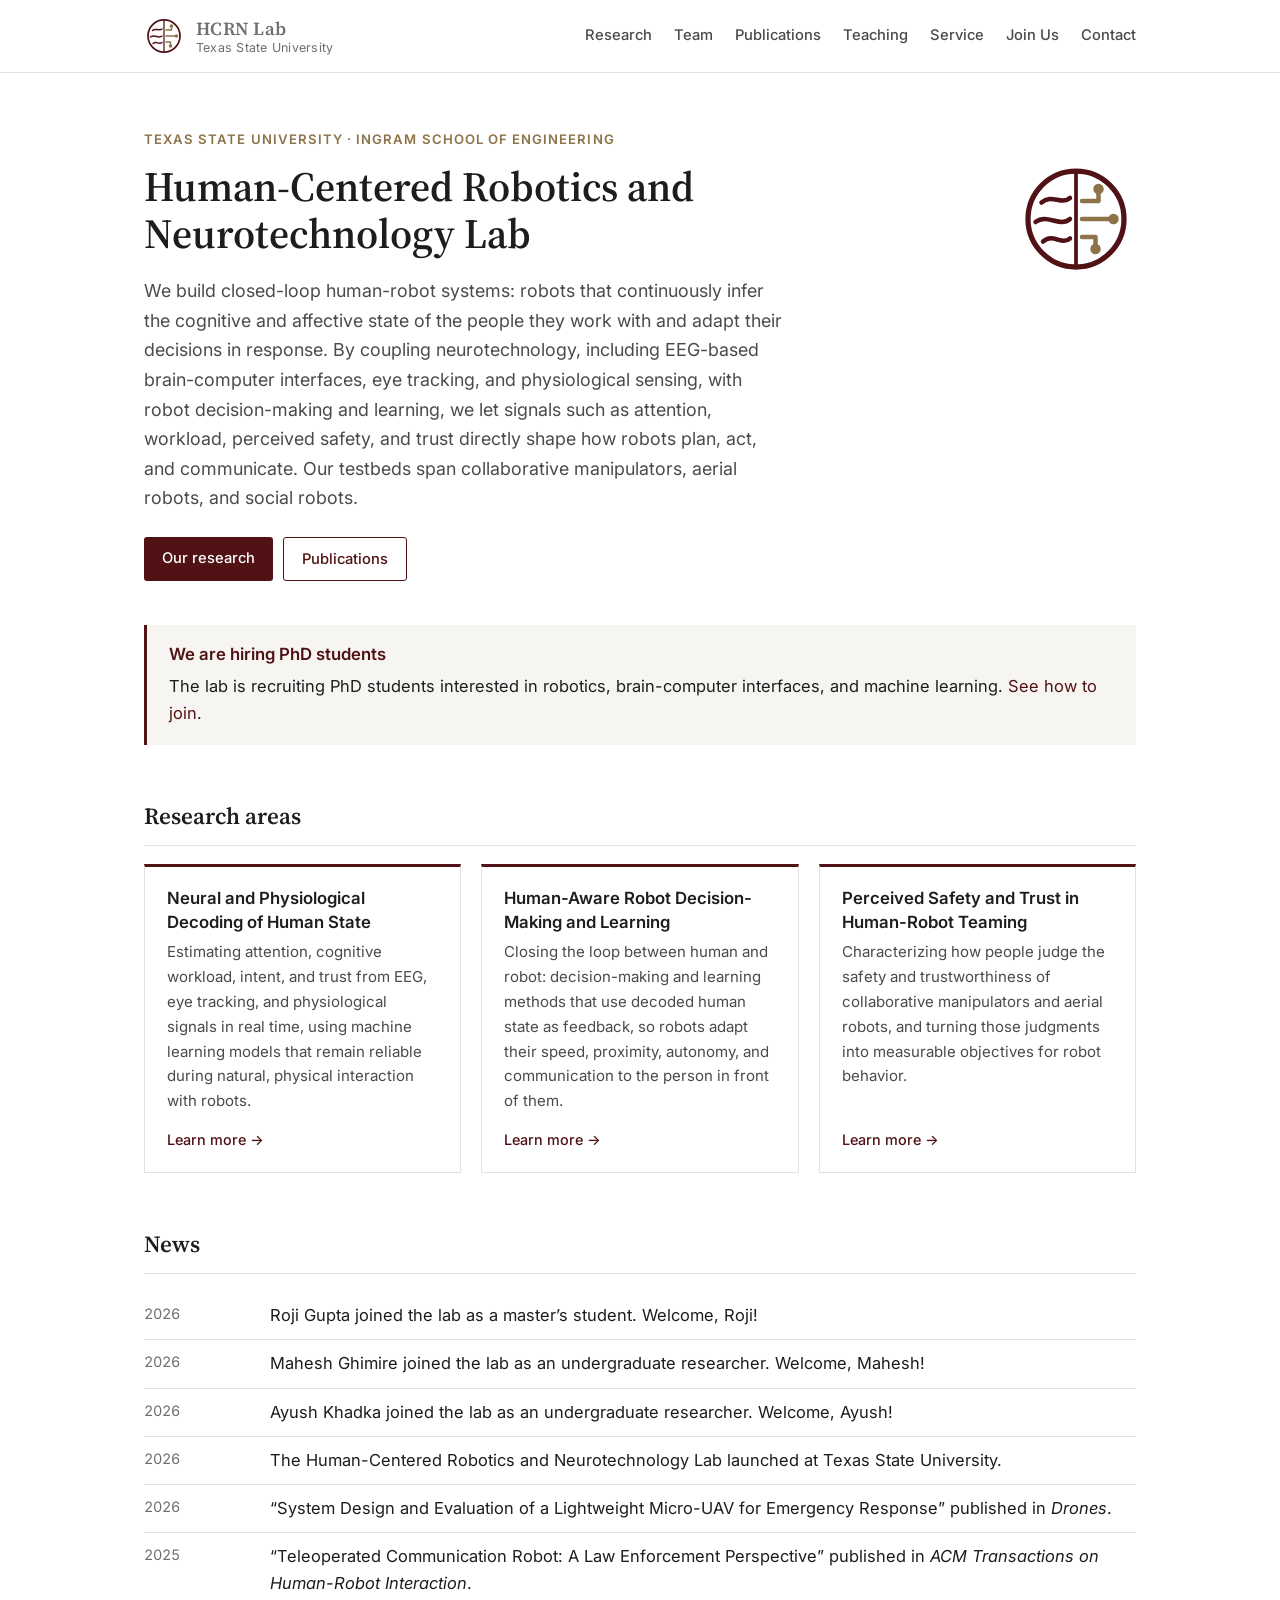
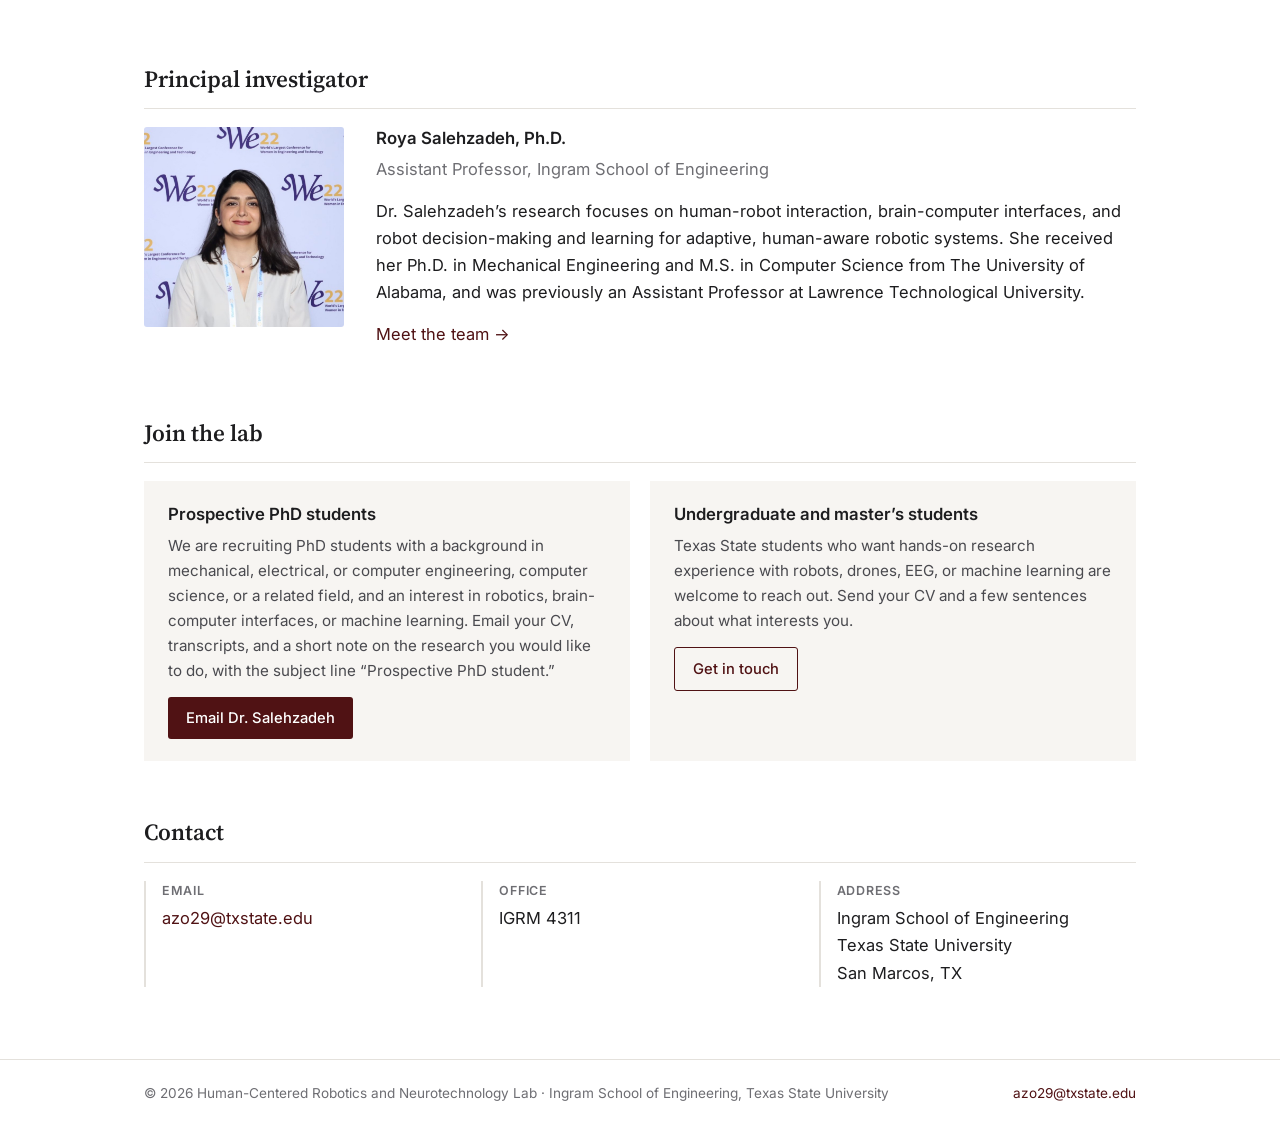
<file: index.html>
<!doctype html>
<html lang="en">
<head>
  <meta charset="utf-8">
  <meta name="viewport" content="width=device-width, initial-scale=1">
  <title>Human-Centered Robotics and Neurotechnology Lab | Texas State University</title>
  <meta name="description" content="The Human-Centered Robotics and Neurotechnology (HCRN) Lab at Texas State University studies how robots can understand and adapt to the people they work with.">
  <link rel="preconnect" href="https://fonts.googleapis.com">
  <link rel="preconnect" href="https://fonts.gstatic.com" crossorigin>
  <link href="https://fonts.googleapis.com/css2?family=Inter:wght@400;500;600&family=Source+Serif+4:opsz,wght@8..60,600&display=swap" rel="stylesheet">
  <link rel="stylesheet" href="style.css?v=6">
  <link rel="icon" href="images/logo.svg" type="image/svg+xml">
</head>
<body>
  <header class="site-header">
    <div class="bar">
      <a class="brand" href="index.html"><img src="images/logo.svg" alt="" width="40" height="40"><span class="brand-text"><strong>HCRN Lab</strong><span>Texas State University</span></span></a>
      <nav class="nav" aria-label="Main">
        <a href="projects.html">Research</a>
        <a href="team.html">Team</a>
        <a href="publications.html">Publications</a>
        <a href="teaching.html">Teaching</a>
        <a href="activities.html">Service</a>
        <a href="index.html#join">Join Us</a>
        <a href="index.html#contact">Contact</a>
      </nav>
    </div>
  </header>

  <main>
    <section class="lab-hero">
      <div>
        <p class="kicker">Texas State University &middot; Ingram School of Engineering</p>
        <h1>Human-Centered Robotics and Neurotechnology Lab</h1>
        <p class="mission">
          We build closed-loop human-robot systems: robots that continuously infer the cognitive and affective state of
          the people they work with and adapt their decisions in response. By coupling neurotechnology, including
          EEG-based brain-computer interfaces, eye tracking, and physiological sensing, with robot decision-making and
          learning, we let signals such as attention, workload, perceived safety, and trust directly shape how robots
          plan, act, and communicate. Our testbeds span collaborative manipulators, aerial robots, and social robots.
        </p>
        <div class="actions">
          <a class="button" href="projects.html">Our research</a>
          <a class="button ghost" href="publications.html">Publications</a>
        </div>
      </div>
      <img class="logo-big" src="images/logo.svg" alt="HCRN Lab logo" width="120" height="120">
    </section>

    <div class="callout">
      <h3>We are hiring PhD students</h3>
      <p>
        The lab is recruiting PhD students interested in robotics, brain-computer interfaces, and machine learning.
        <a href="#join">See how to join</a>.
      </p>
    </div>

    <section>
      <h2>Research areas</h2>
      <div class="areas">
        <article>
          <h3>Neural and Physiological Decoding of Human State</h3>
          <p>Estimating attention, cognitive workload, intent, and trust from EEG, eye tracking, and physiological signals in real time, using machine learning models that remain reliable during natural, physical interaction with robots.</p>
          <a href="projects.html">Learn more &rarr;</a>
        </article>
        <article>
          <h3>Human-Aware Robot Decision-Making and Learning</h3>
          <p>Closing the loop between human and robot: decision-making and learning methods that use decoded human state as feedback, so robots adapt their speed, proximity, autonomy, and communication to the person in front of them.</p>
          <a href="projects.html">Learn more &rarr;</a>
        </article>
        <article>
          <h3>Perceived Safety and Trust in Human-Robot Teaming</h3>
          <p>Characterizing how people judge the safety and trustworthiness of collaborative manipulators and aerial robots, and turning those judgments into measurable objectives for robot behavior.</p>
          <a href="projects.html">Learn more &rarr;</a>
        </article>
      </div>
    </section>

    <section>
      <h2>News</h2>
      <ul class="news">
        <li><time>2026</time><span>Roji Gupta joined the lab as a master&rsquo;s student. Welcome, Roji!</span></li>
        <li><time>2026</time><span>Mahesh Ghimire joined the lab as an undergraduate researcher. Welcome, Mahesh!</span></li>
        <li><time>2026</time><span>Ayush Khadka joined the lab as an undergraduate researcher. Welcome, Ayush!</span></li>
        <li><time>2026</time><span>The Human-Centered Robotics and Neurotechnology Lab launched at Texas State University.</span></li>
        <li><time>2026</time><span>&ldquo;System Design and Evaluation of a Lightweight Micro-UAV for Emergency Response&rdquo; published in <i>Drones</i>.</span></li>
        <li><time>2025</time><span>&ldquo;Teleoperated Communication Robot: A Law Enforcement Perspective&rdquo; published in <i>ACM Transactions on Human-Robot Interaction</i>.</span></li>
      </ul>
    </section>

    <section>
      <h2>Principal investigator</h2>
      <div class="pi">
        <img src="images/roya.jpg" alt="Portrait of Roya Salehzadeh">
        <div>
          <h3>Roya Salehzadeh, Ph.D.</h3>
          <p class="muted">Assistant Professor, Ingram School of Engineering</p>
          <p>
            Dr. Salehzadeh&rsquo;s research focuses on human-robot interaction, brain-computer interfaces, and robot
            decision-making and learning for adaptive, human-aware robotic systems. She received her Ph.D. in Mechanical Engineering and M.S. in Computer
            Science from The University of Alabama, and was previously an Assistant Professor at Lawrence Technological
            University.
          </p>
          <p><a href="team.html">Meet the team &rarr;</a></p>
        </div>
      </div>
    </section>

    <section id="join">
      <h2>Join the lab</h2>
      <div class="join">
        <article>
          <h3>Prospective PhD students</h3>
          <p>
            We are recruiting PhD students with a background in mechanical, electrical, or computer engineering, computer
            science, or a related field, and an interest in robotics, brain-computer interfaces, or machine learning.
            Email your CV, transcripts, and a short note on the research you would like to do, with the subject line
            &ldquo;Prospective PhD student.&rdquo;
          </p>
          <a class="button" href="mailto:azo29@txstate.edu?subject=Prospective%20PhD%20student">Email Dr. Salehzadeh</a>
        </article>
        <article>
          <h3>Undergraduate and master&rsquo;s students</h3>
          <p>
            Texas State students who want hands-on research experience with robots, drones, EEG, or machine learning are
            welcome to reach out. Send your CV and a few sentences about what interests you.
          </p>
          <a class="button ghost" href="mailto:azo29@txstate.edu?subject=Research%20opportunity%20in%20the%20HCRN%20Lab">Get in touch</a>
        </article>
      </div>
    </section>

    <section id="contact">
      <h2>Contact</h2>
      <div class="contact-grid">
        <div>
          <p class="k">Email</p>
          <p><a href="mailto:azo29@txstate.edu">azo29@txstate.edu</a></p>
        </div>
        <div>
          <p class="k">Office</p>
          <p>IGRM 4311</p>
        </div>
        <div>
          <p class="k">Address</p>
          <p>Ingram School of Engineering<br>Texas State University<br>San Marcos, TX</p>
        </div>
      </div>
    </section>
  </main>

  <footer class="site-footer">
    <div class="bar">
      <span>&copy; 2026 Human-Centered Robotics and Neurotechnology Lab &middot; Ingram School of Engineering, Texas State University</span>
      <a href="mailto:azo29@txstate.edu">azo29@txstate.edu</a>
    </div>
  </footer>
</body>
</html>
</file>
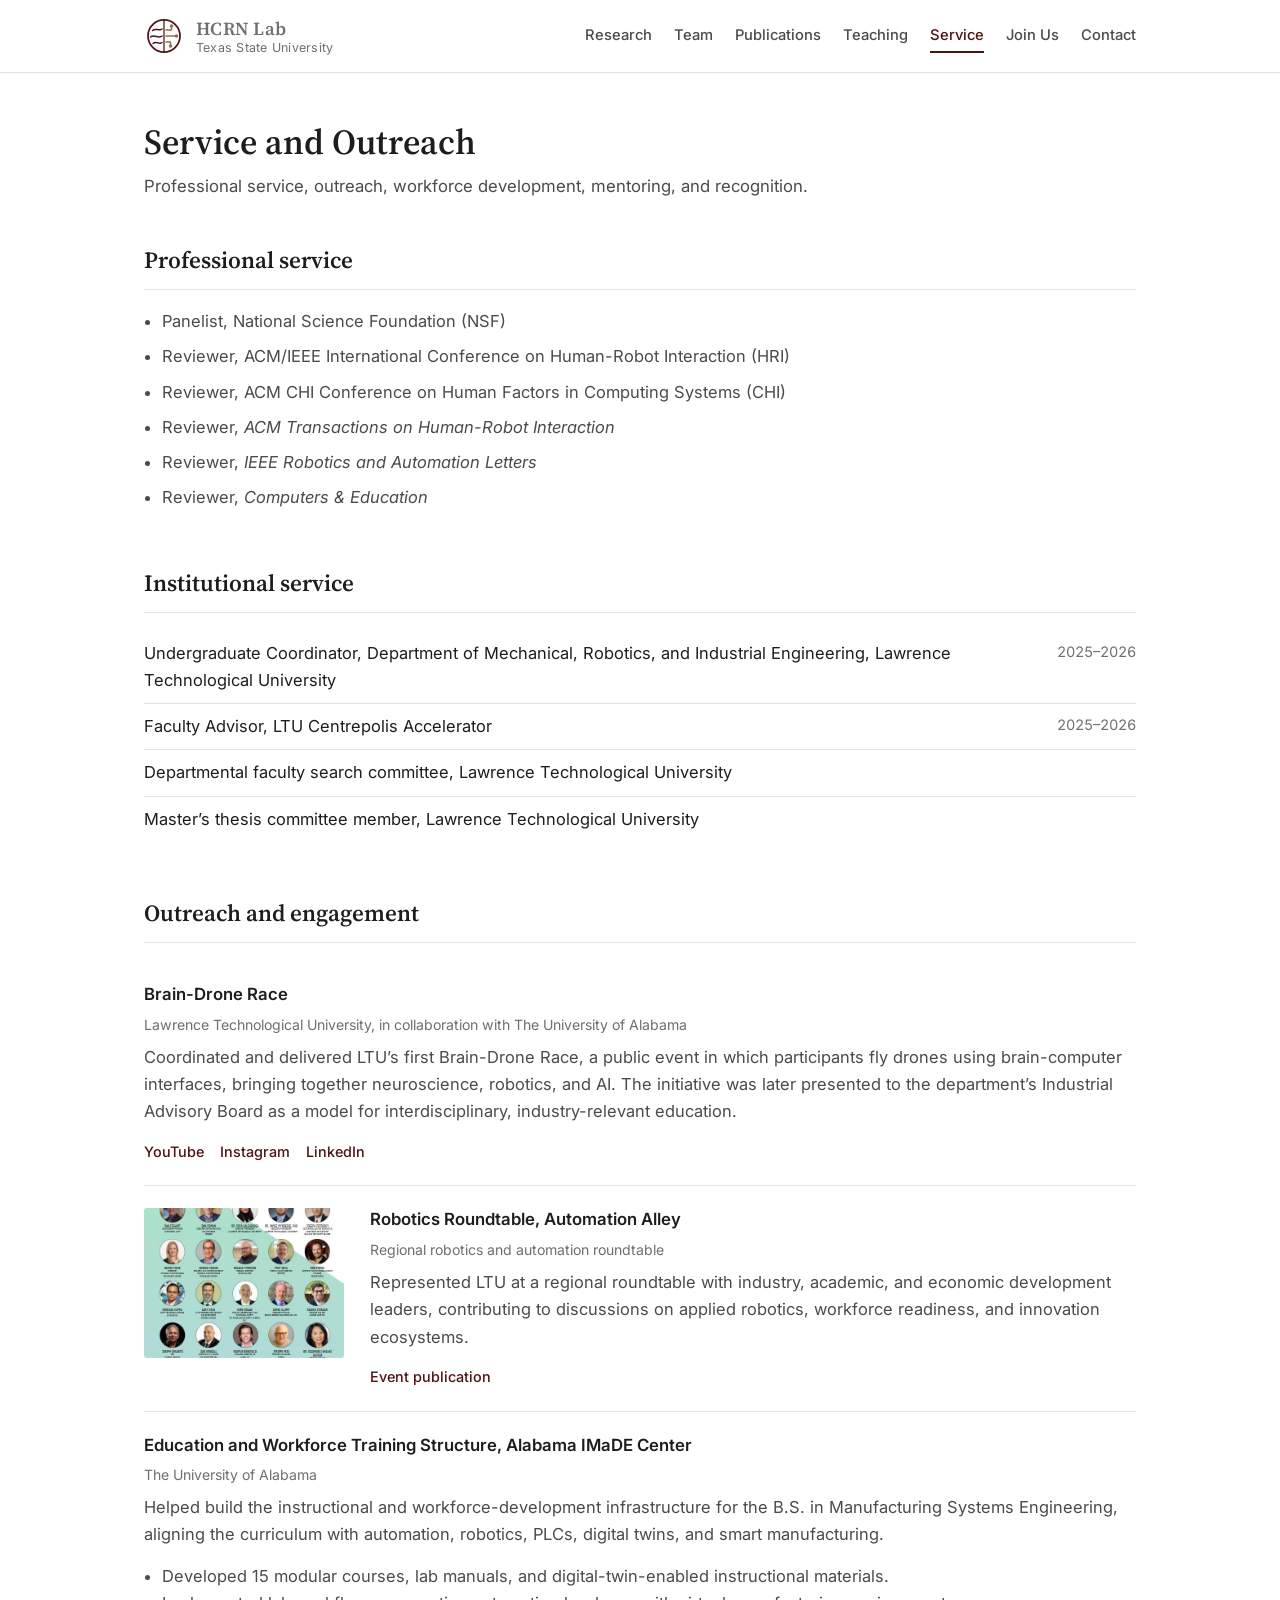
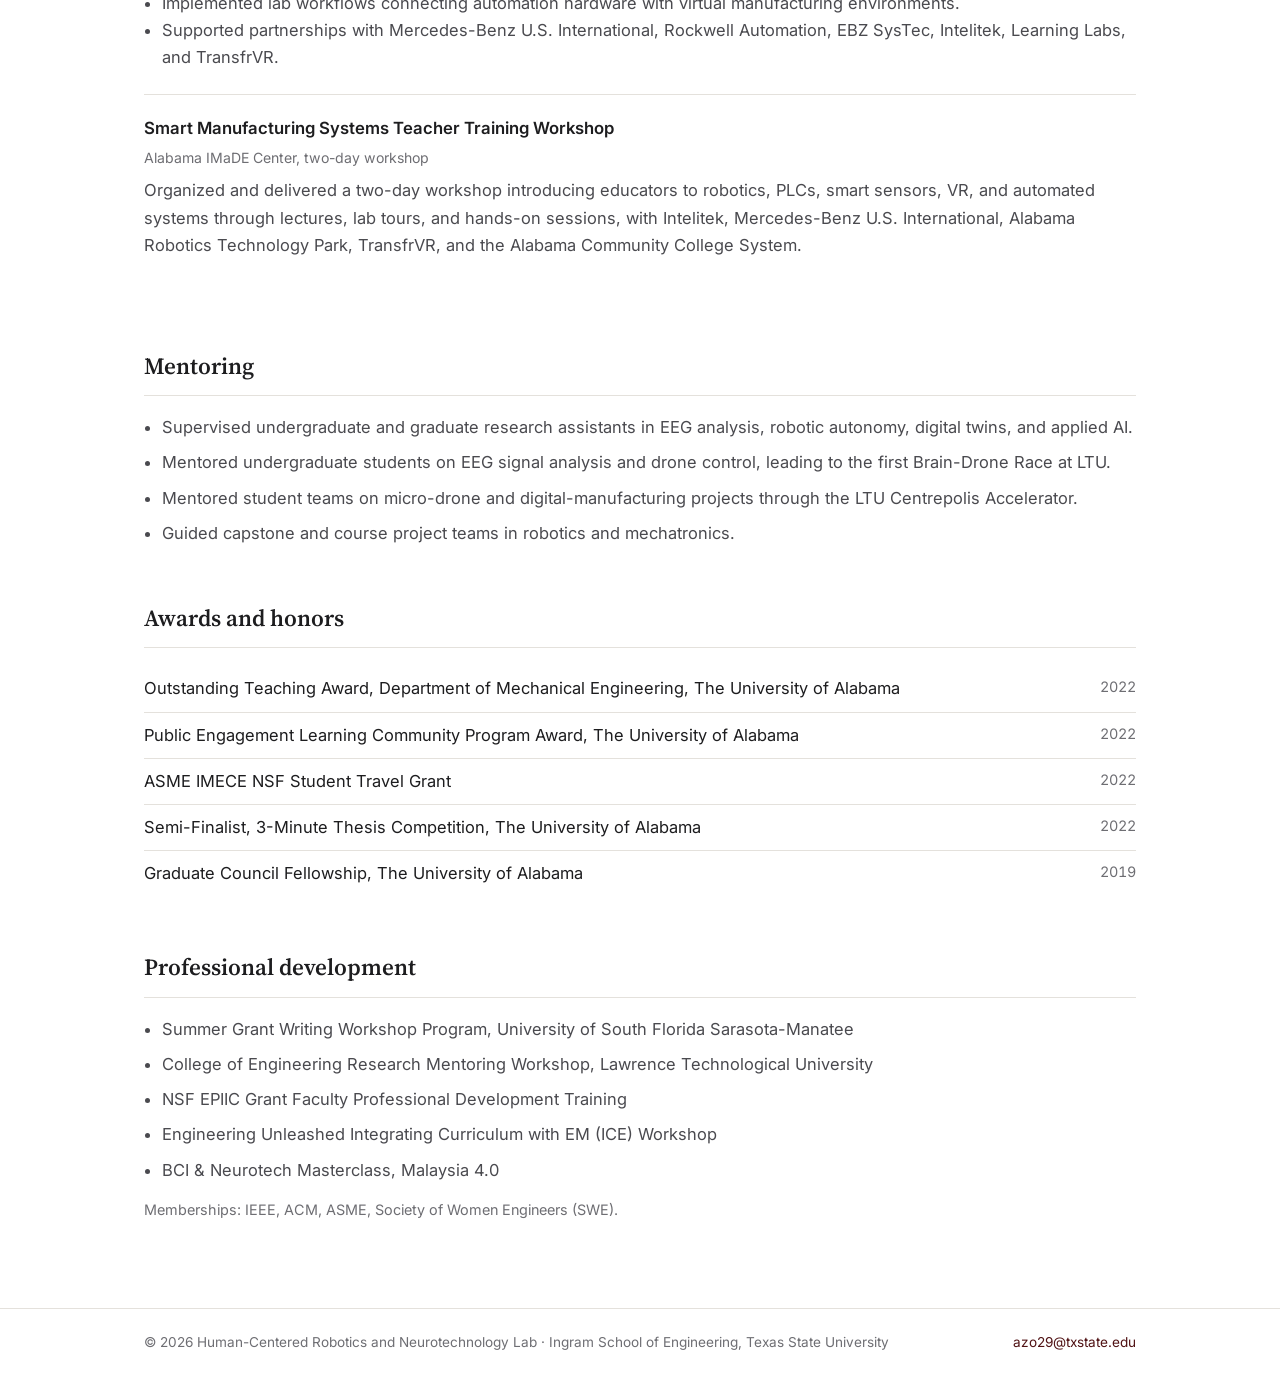
<file: activities.html>
<!doctype html>
<html lang="en">
<head>
  <meta charset="utf-8">
  <meta name="viewport" content="width=device-width, initial-scale=1">
  <title>Service and Outreach | HCRN Lab</title>
  <meta name="description" content="Professional service, outreach, and mentoring.">
  <link rel="preconnect" href="https://fonts.googleapis.com">
  <link rel="preconnect" href="https://fonts.gstatic.com" crossorigin>
  <link href="https://fonts.googleapis.com/css2?family=Inter:wght@400;500;600&family=Source+Serif+4:opsz,wght@8..60,600&display=swap" rel="stylesheet">
  <link rel="stylesheet" href="style.css?v=6">
  <link rel="icon" href="images/logo.svg" type="image/svg+xml">
</head>
<body>
  <header class="site-header">
    <div class="bar">
      <a class="brand" href="index.html"><img src="images/logo.svg" alt="" width="40" height="40"><span class="brand-text"><strong>HCRN Lab</strong><span>Texas State University</span></span></a>
      <nav class="nav" aria-label="Main">
        <a href="projects.html">Research</a>
        <a href="team.html">Team</a>
        <a href="publications.html">Publications</a>
        <a href="teaching.html">Teaching</a>
        <a href="activities.html" aria-current="page">Service</a>
        <a href="index.html#join">Join Us</a>
        <a href="index.html#contact">Contact</a>
      </nav>
    </div>
  </header>

  <main>
    <h1 class="page-title">Service and Outreach</h1>
    <p class="lede">Professional service, outreach, workforce development, mentoring, and recognition.</p>

    <section>
      <h2>Professional service</h2>
      <ul class="plain">
        <li>Panelist, National Science Foundation (NSF)</li>
        <li>Reviewer, ACM/IEEE International Conference on Human-Robot Interaction (HRI)</li>
        <li>Reviewer, ACM CHI Conference on Human Factors in Computing Systems (CHI)</li>
        <li>Reviewer, <i>ACM Transactions on Human-Robot Interaction</i></li>
        <li>Reviewer, <i>IEEE Robotics and Automation Letters</i></li>
        <li>Reviewer, <i>Computers &amp; Education</i></li>
      </ul>
    </section>

    <section>
      <h2>Institutional service</h2>
      <ul class="dated">
        <li><span>Undergraduate Coordinator, Department of Mechanical, Robotics, and Industrial Engineering, Lawrence Technological University</span><span class="when">2025&ndash;2026</span></li>
        <li><span>Faculty Advisor, LTU Centrepolis Accelerator</span><span class="when">2025&ndash;2026</span></li>
        <li><span>Departmental faculty search committee, Lawrence Technological University</span><span class="when"></span></li>
        <li><span>Master&rsquo;s thesis committee member, Lawrence Technological University</span><span class="when"></span></li>
      </ul>
    </section>

    <section>
      <h2>Outreach and engagement</h2>

      <div class="entry noimg">
        <div>
          <h3>Brain-Drone Race</h3>
          <p class="where">Lawrence Technological University, in collaboration with The University of Alabama</p>
          <p>
            Coordinated and delivered LTU&rsquo;s first Brain-Drone Race, a public event in which participants fly drones
            using brain-computer interfaces, bringing together neuroscience, robotics, and AI. The initiative was later
            presented to the department&rsquo;s Industrial Advisory Board as a model for interdisciplinary,
            industry-relevant education.
          </p>
          <div class="links-row">
            <a href="https://www.youtube.com/shorts/QmNzUkDNoDc" target="_blank" rel="noopener noreferrer">YouTube</a>
            <a href="https://www.instagram.com/reel/C56VrKnPfZl/?hl=en" target="_blank" rel="noopener noreferrer">Instagram</a>
            <a href="https://www.linkedin.com/feed/update/urn:li:activity:7186809633024450560/" target="_blank" rel="noopener noreferrer">LinkedIn</a>
          </div>
        </div>
      </div>

      <div class="entry">
        <img src="images/automation-alley.jpg" alt="Automation Alley robotics roundtable" loading="lazy">
        <div>
          <h3>Robotics Roundtable, Automation Alley</h3>
          <p class="where">Regional robotics and automation roundtable</p>
          <p>
            Represented LTU at a regional roundtable with industry, academic, and economic development leaders,
            contributing to discussions on applied robotics, workforce readiness, and innovation ecosystems.
          </p>
          <div class="links-row">
            <a href="https://issuu.com/automationalley/docs/2024_0814_robotics_integr8pb" target="_blank" rel="noopener noreferrer">Event publication</a>
          </div>
        </div>
      </div>

      <div class="entry noimg">
        <div>
          <h3>Education and Workforce Training Structure, Alabama IMaDE Center</h3>
          <p class="where">The University of Alabama</p>
          <p>
            Helped build the instructional and workforce-development infrastructure for the B.S. in Manufacturing Systems
            Engineering, aligning the curriculum with automation, robotics, PLCs, digital twins, and smart manufacturing.
          </p>
          <ul>
            <li>Developed 15 modular courses, lab manuals, and digital-twin-enabled instructional materials.</li>
            <li>Implemented lab workflows connecting automation hardware with virtual manufacturing environments.</li>
            <li>Supported partnerships with Mercedes-Benz U.S. International, Rockwell Automation, EBZ SysTec, Intelitek, Learning Labs, and TransfrVR.</li>
          </ul>
        </div>
      </div>

      <div class="entry noimg">
        <div>
          <h3>Smart Manufacturing Systems Teacher Training Workshop</h3>
          <p class="where">Alabama IMaDE Center, two-day workshop</p>
          <p>
            Organized and delivered a two-day workshop introducing educators to robotics, PLCs, smart sensors, VR, and
            automated systems through lectures, lab tours, and hands-on sessions, with Intelitek, Mercedes-Benz U.S.
            International, Alabama Robotics Technology Park, TransfrVR, and the Alabama Community College System.
          </p>
        </div>
      </div>
    </section>

    <section>
      <h2>Mentoring</h2>
      <ul class="plain">
        <li>Supervised undergraduate and graduate research assistants in EEG analysis, robotic autonomy, digital twins, and applied AI.</li>
        <li>Mentored undergraduate students on EEG signal analysis and drone control, leading to the first Brain-Drone Race at LTU.</li>
        <li>Mentored student teams on micro-drone and digital-manufacturing projects through the LTU Centrepolis Accelerator.</li>
        <li>Guided capstone and course project teams in robotics and mechatronics.</li>
      </ul>
    </section>

    <section>
      <h2>Awards and honors</h2>
      <ul class="dated">
        <li><span>Outstanding Teaching Award, Department of Mechanical Engineering, The University of Alabama</span><span class="when">2022</span></li>
        <li><span>Public Engagement Learning Community Program Award, The University of Alabama</span><span class="when">2022</span></li>
        <li><span>ASME IMECE NSF Student Travel Grant</span><span class="when">2022</span></li>
        <li><span>Semi-Finalist, 3-Minute Thesis Competition, The University of Alabama</span><span class="when">2022</span></li>
        <li><span>Graduate Council Fellowship, The University of Alabama</span><span class="when">2019</span></li>
      </ul>
    </section>

    <section>
      <h2>Professional development</h2>
      <ul class="plain">
        <li>Summer Grant Writing Workshop Program, University of South Florida Sarasota-Manatee</li>
        <li>College of Engineering Research Mentoring Workshop, Lawrence Technological University</li>
        <li>NSF EPIIC Grant Faculty Professional Development Training</li>
        <li>Engineering Unleashed Integrating Curriculum with EM (ICE) Workshop</li>
        <li>BCI &amp; Neurotech Masterclass, Malaysia 4.0</li>
      </ul>
      <p class="muted small" style="margin-top:14px">Memberships: IEEE, ACM, ASME, Society of Women Engineers (SWE).</p>
    </section>
  </main>

  <footer class="site-footer">
    <div class="bar">
      <span>&copy; 2026 Human-Centered Robotics and Neurotechnology Lab &middot; Ingram School of Engineering, Texas State University</span>
      <a href="mailto:azo29@txstate.edu">azo29@txstate.edu</a>
    </div>
  </footer>
</body>
</html>
</file>
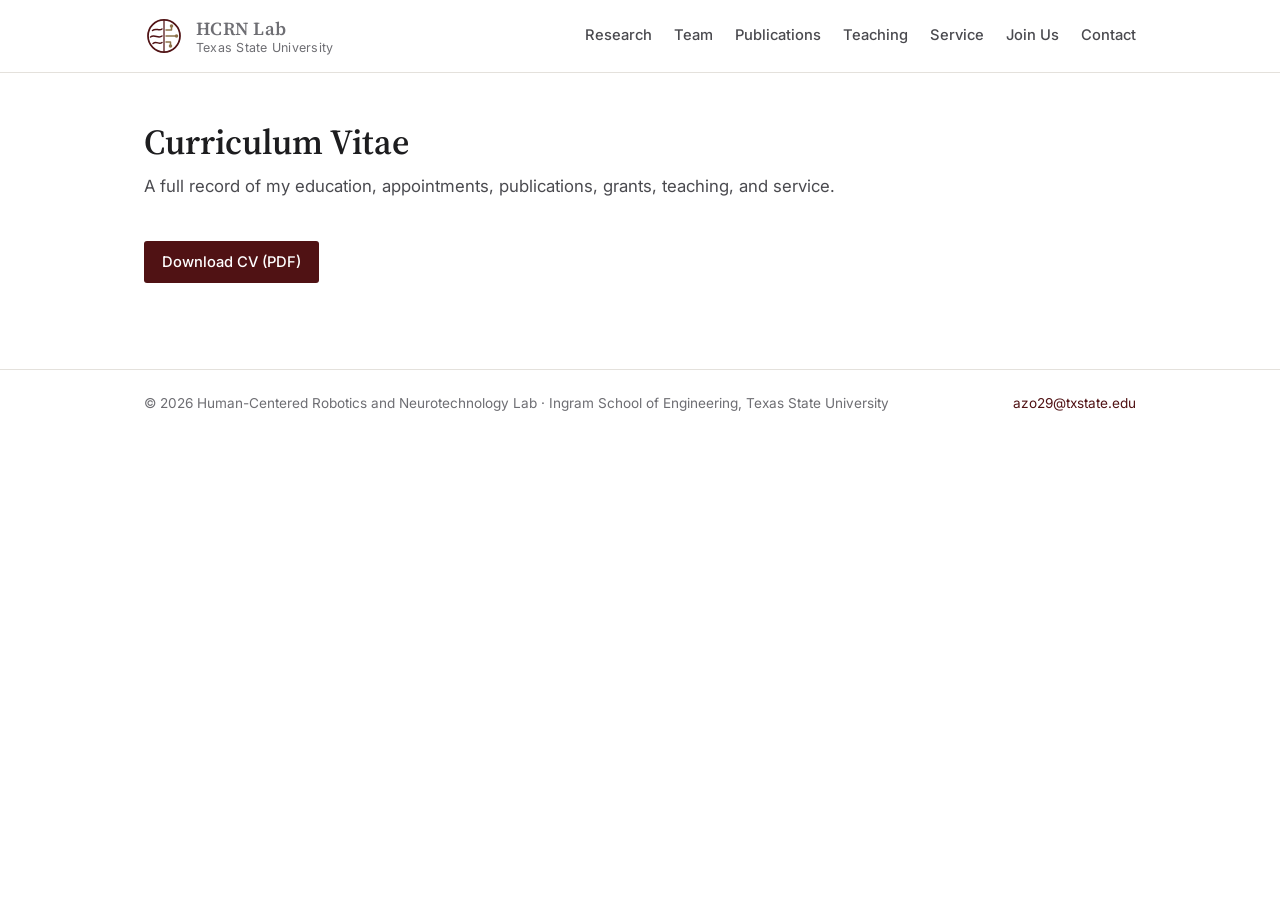
<file: cv.html>
<!doctype html>
<html lang="en">
<head>
  <meta charset="utf-8">
  <meta name="viewport" content="width=device-width, initial-scale=1">
  <title>CV | Roya Salehzadeh | HCRN Lab</title>
  <meta name="description" content="Curriculum vitae of Roya Salehzadeh.">
  <link rel="preconnect" href="https://fonts.googleapis.com">
  <link rel="preconnect" href="https://fonts.gstatic.com" crossorigin>
  <link href="https://fonts.googleapis.com/css2?family=Inter:wght@400;500;600&family=Source+Serif+4:opsz,wght@8..60,600&display=swap" rel="stylesheet">
  <link rel="stylesheet" href="style.css?v=6">
  <link rel="icon" href="images/logo.svg" type="image/svg+xml">
</head>
<body>
  <header class="site-header">
    <div class="bar">
      <a class="brand" href="index.html"><img src="images/logo.svg" alt="" width="40" height="40"><span class="brand-text"><strong>HCRN Lab</strong><span>Texas State University</span></span></a>
      <nav class="nav" aria-label="Main">
        <a href="projects.html">Research</a>
        <a href="team.html">Team</a>
        <a href="publications.html">Publications</a>
        <a href="teaching.html">Teaching</a>
        <a href="activities.html">Service</a>
        <a href="index.html#join">Join Us</a>
        <a href="index.html#contact">Contact</a>
      </nav>
    </div>
  </header>

  <main>
    <h1 class="page-title">Curriculum Vitae</h1>
    <p class="lede">A full record of my education, appointments, publications, grants, teaching, and service.</p>
    <p><a class="button" href="CV.pdf" target="_blank" rel="noopener noreferrer">Download CV (PDF)</a></p>
  </main>

  <footer class="site-footer">
    <div class="bar">
      <span>&copy; 2026 Human-Centered Robotics and Neurotechnology Lab &middot; Ingram School of Engineering, Texas State University</span>
      <a href="mailto:azo29@txstate.edu">azo29@txstate.edu</a>
    </div>
  </footer>
</body>
</html>
</file>
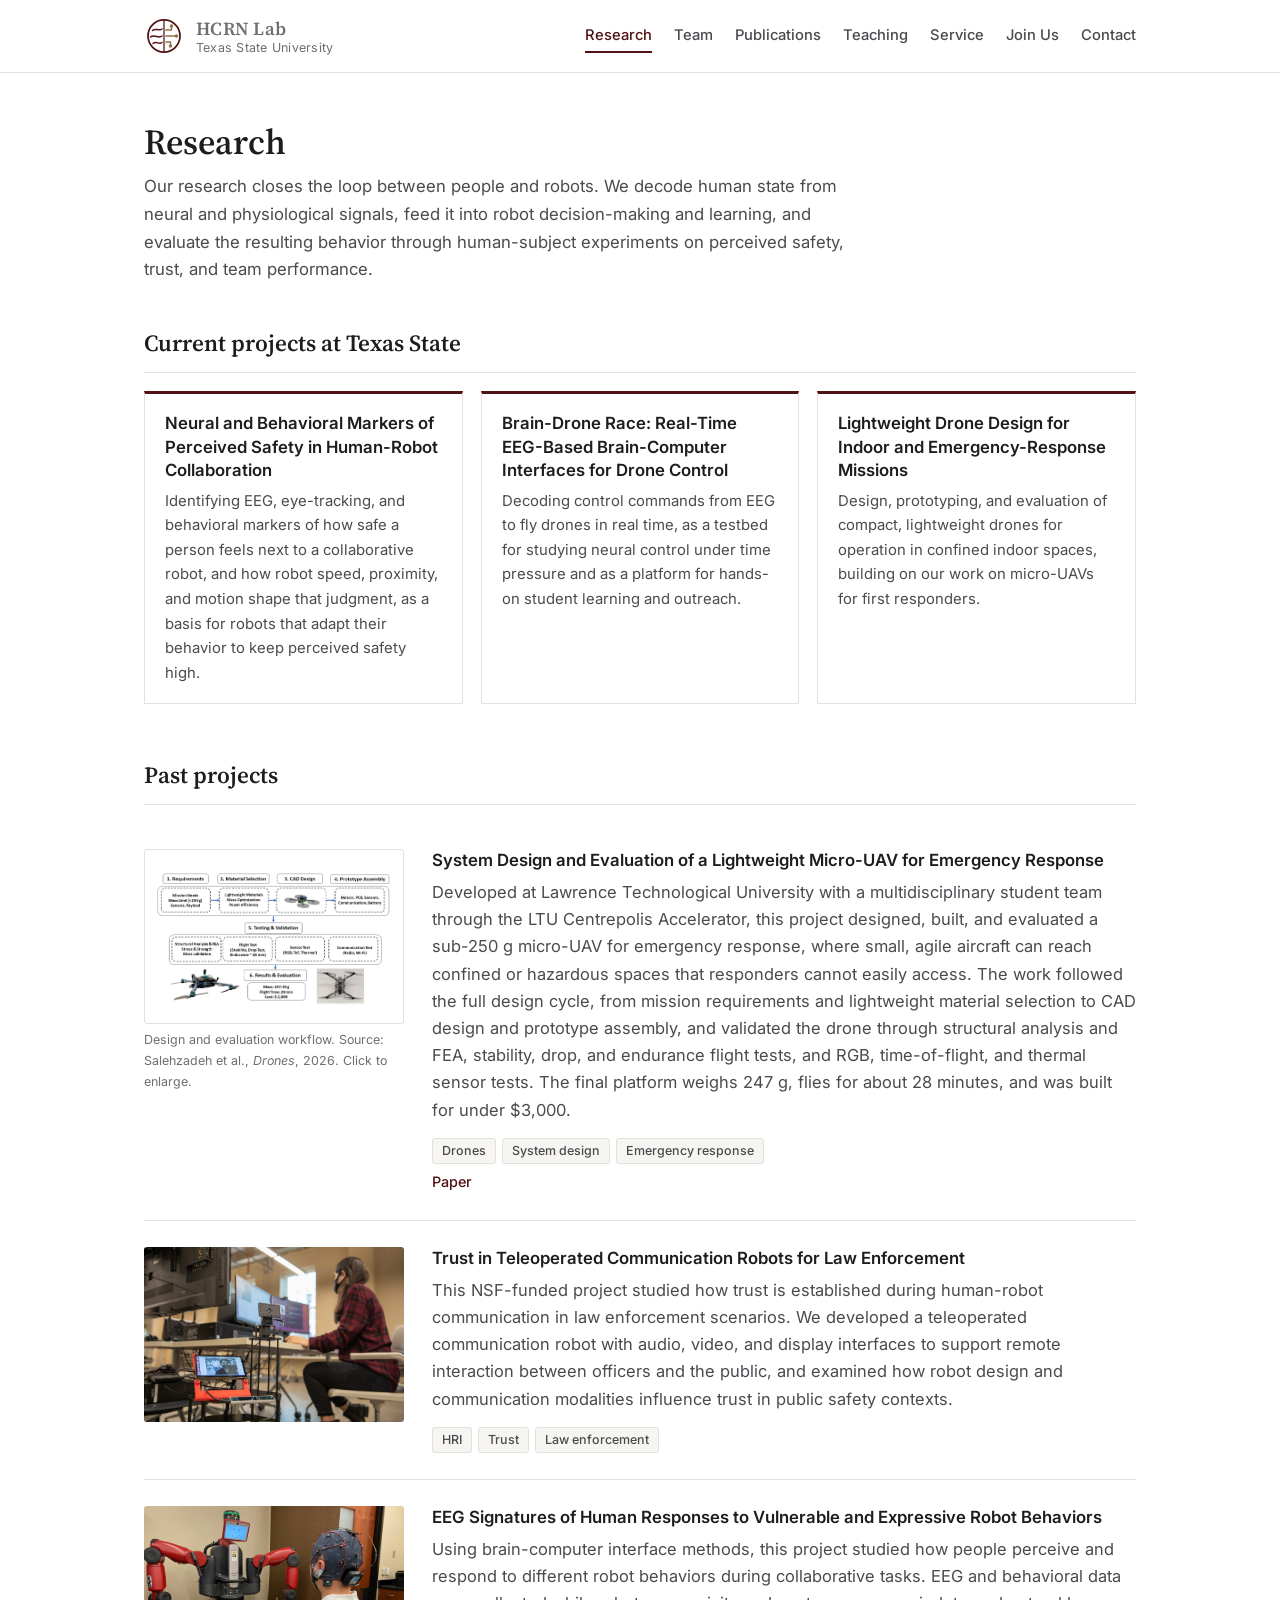
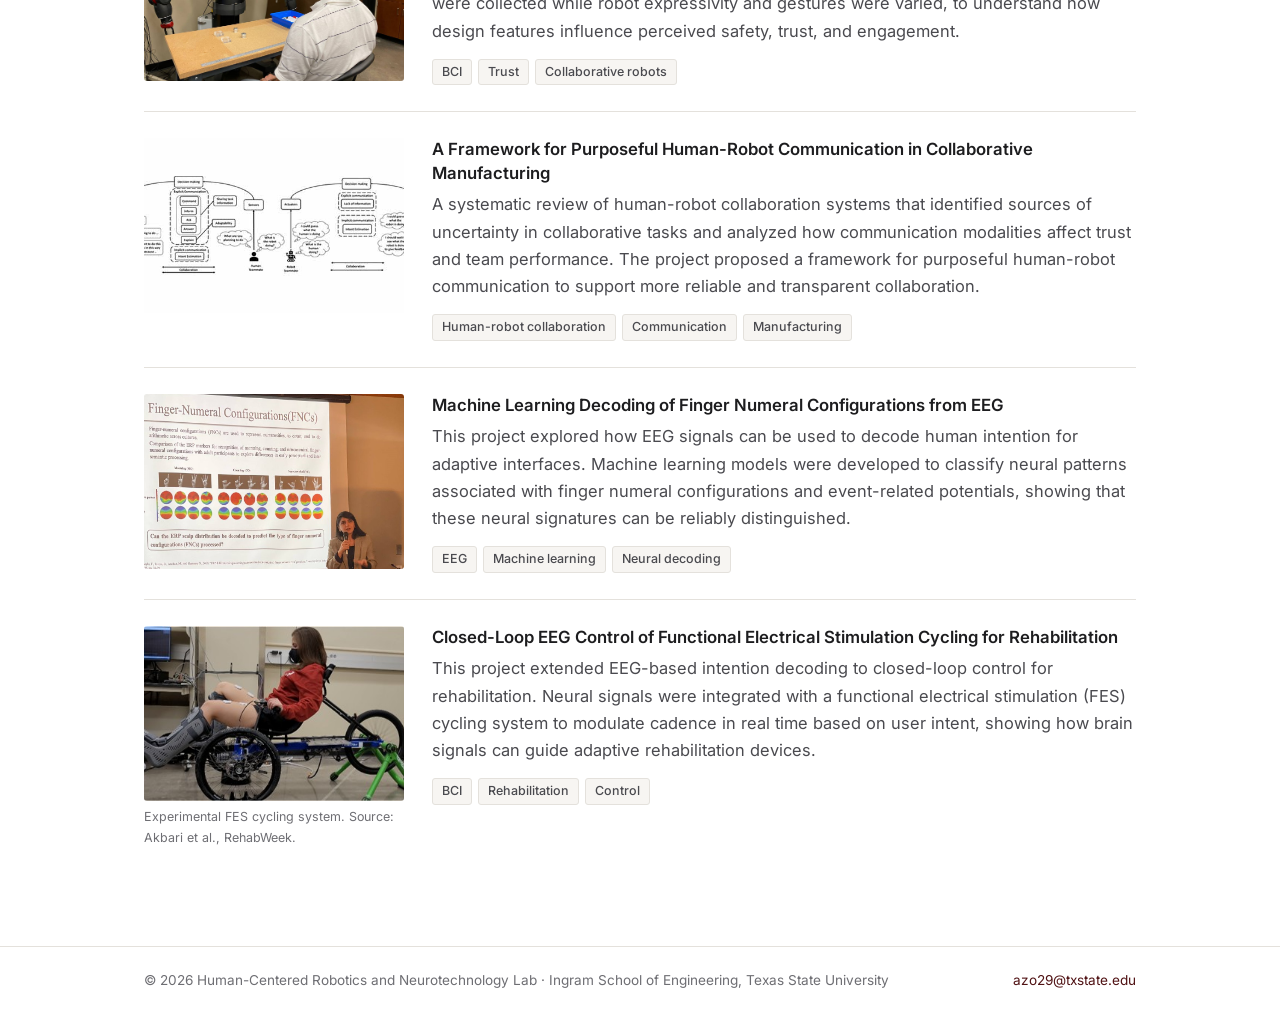
<file: projects.html>
<!doctype html>
<html lang="en">
<head>
  <meta charset="utf-8">
  <meta name="viewport" content="width=device-width, initial-scale=1">
  <title>Research | HCRN Lab</title>
  <meta name="description" content="Research projects in human-robot interaction, brain-computer interfaces, and drones.">
  <link rel="preconnect" href="https://fonts.googleapis.com">
  <link rel="preconnect" href="https://fonts.gstatic.com" crossorigin>
  <link href="https://fonts.googleapis.com/css2?family=Inter:wght@400;500;600&family=Source+Serif+4:opsz,wght@8..60,600&display=swap" rel="stylesheet">
  <link rel="stylesheet" href="style.css?v=6">
  <link rel="icon" href="images/logo.svg" type="image/svg+xml">
</head>
<body>
  <header class="site-header">
    <div class="bar">
      <a class="brand" href="index.html"><img src="images/logo.svg" alt="" width="40" height="40"><span class="brand-text"><strong>HCRN Lab</strong><span>Texas State University</span></span></a>
      <nav class="nav" aria-label="Main">
        <a href="projects.html" aria-current="page">Research</a>
        <a href="team.html">Team</a>
        <a href="publications.html">Publications</a>
        <a href="teaching.html">Teaching</a>
        <a href="activities.html">Service</a>
        <a href="index.html#join">Join Us</a>
        <a href="index.html#contact">Contact</a>
      </nav>
    </div>
  </header>

  <main>
    <h1 class="page-title">Research</h1>
    <p class="lede">
      Our research closes the loop between people and robots. We decode human state from neural and physiological
      signals, feed it into robot decision-making and learning, and evaluate the resulting behavior through
      human-subject experiments on perceived safety, trust, and team performance.
    </p>

    <section>
      <h2>Current projects at Texas State</h2>
      <div class="current">
        <article>
          <h3>Neural and Behavioral Markers of Perceived Safety in Human-Robot Collaboration</h3>
          <p>Identifying EEG, eye-tracking, and behavioral markers of how safe a person feels next to a collaborative robot, and how robot speed, proximity, and motion shape that judgment, as a basis for robots that adapt their behavior to keep perceived safety high.</p>
        </article>
        <article>
          <h3>Brain-Drone Race: Real-Time EEG-Based Brain-Computer Interfaces for Drone Control</h3>
          <p>Decoding control commands from EEG to fly drones in real time, as a testbed for studying neural control under time pressure and as a platform for hands-on student learning and outreach.</p>
        </article>
        <article>
          <h3>Lightweight Drone Design for Indoor and Emergency-Response Missions</h3>
          <p>Design, prototyping, and evaluation of compact, lightweight drones for operation in confined indoor spaces, building on our work on micro-UAVs for first responders.</p>
        </article>
      </div>
    </section>

    <section>
      <h2>Past projects</h2>

      <div class="project">
        <figure>
          <a href="images/micro-uav.jpg" target="_blank" rel="noopener noreferrer"><img class="fit" src="images/micro-uav.jpg" alt="Design workflow of the micro-UAV, from requirements and CAD design to testing, with photos of the finished drone" loading="lazy"></a>
          <figcaption>Design and evaluation workflow. Source: Salehzadeh et al., <i>Drones</i>, 2026. Click to enlarge.</figcaption>
        </figure>
        <div>
          <h3>System Design and Evaluation of a Lightweight Micro-UAV for Emergency Response</h3>
          <p>
            Developed at Lawrence Technological University with a multidisciplinary student team through the LTU
            Centrepolis Accelerator, this project designed, built, and evaluated a sub-250 g micro-UAV for emergency
            response, where small, agile aircraft can reach confined or hazardous spaces that responders cannot easily
            access. The work followed the full design cycle, from mission requirements and lightweight material selection
            to CAD design and prototype assembly, and validated the drone through structural analysis and FEA, stability,
            drop, and endurance flight tests, and RGB, time-of-flight, and thermal sensor tests. The final platform weighs
            247 g, flies for about 28 minutes, and was built for under $3,000.
          </p>
          <ul class="tags"><li>Drones</li><li>System design</li><li>Emergency response</li></ul>
          <div class="links-row">
            <a href="https://scholar.google.com/citations?view_op=view_citation&amp;hl=en&amp;user=mg-GJgMAAAAJ&amp;sortby=pubdate&amp;citation_for_view=mg-GJgMAAAAJ:UebtZRa9Y70C" target="_blank" rel="noopener noreferrer">Paper</a>
          </div>
        </div>
      </div>

      <div class="project">
        <img src="images/HRI-LEO.jpg" alt="Teleoperated communication robot used in law enforcement studies" loading="lazy">
        <div>
          <h3>Trust in Teleoperated Communication Robots for Law Enforcement</h3>
          <p>
            This NSF-funded project studied how trust is established during human-robot communication in law enforcement
            scenarios. We developed a teleoperated communication robot with audio, video, and display interfaces to support
            remote interaction between officers and the public, and examined how robot design and communication modalities
            influence trust in public safety contexts.
          </p>
          <ul class="tags"><li>HRI</li><li>Trust</li><li>Law enforcement</li></ul>
        </div>
      </div>

      <div class="project">
        <img src="images/paricipantA.jpg" alt="Participant wearing an EEG cap during a robot interaction study" loading="lazy">
        <div>
          <h3>EEG Signatures of Human Responses to Vulnerable and Expressive Robot Behaviors</h3>
          <p>
            Using brain-computer interface methods, this project studied how people perceive and respond to different robot
            behaviors during collaborative tasks. EEG and behavioral data were collected while robot expressivity and
            gestures were varied, to understand how design features influence perceived safety, trust, and engagement.
          </p>
          <ul class="tags"><li>BCI</li><li>Trust</li><li>Collaborative robots</li></ul>
        </div>
      </div>

      <div class="project">
        <img src="images/com.jpg" alt="Diagram of human-robot communication in manufacturing" loading="lazy">
        <div>
          <h3>A Framework for Purposeful Human-Robot Communication in Collaborative Manufacturing</h3>
          <p>
            A systematic review of human-robot collaboration systems that identified sources of uncertainty in collaborative
            tasks and analyzed how communication modalities affect trust and team performance. The project proposed a
            framework for purposeful human-robot communication to support more reliable and transparent collaboration.
          </p>
          <ul class="tags"><li>Human-robot collaboration</li><li>Communication</li><li>Manufacturing</li></ul>
        </div>
      </div>

      <div class="project">
        <img src="images/FNC.jpg" alt="EEG decoding of finger numeral configurations" loading="lazy">
        <div>
          <h3>Machine Learning Decoding of Finger Numeral Configurations from EEG</h3>
          <p>
            This project explored how EEG signals can be used to decode human intention for adaptive interfaces. Machine
            learning models were developed to classify neural patterns associated with finger numeral configurations and
            event-related potentials, showing that these neural signatures can be reliably distinguished.
          </p>
          <ul class="tags"><li>EEG</li><li>Machine learning</li><li>Neural decoding</li></ul>
        </div>
      </div>

      <div class="project">
        <figure>
          <img src="images/FES.jpg" alt="FES cycling rehabilitation system" loading="lazy">
          <figcaption>Experimental FES cycling system. Source: Akbari et al., RehabWeek.</figcaption>
        </figure>
        <div>
          <h3>Closed-Loop EEG Control of Functional Electrical Stimulation Cycling for Rehabilitation</h3>
          <p>
            This project extended EEG-based intention decoding to closed-loop control for rehabilitation. Neural signals
            were integrated with a functional electrical stimulation (FES) cycling system to modulate cadence in real time
            based on user intent, showing how brain signals can guide adaptive rehabilitation devices.
          </p>
          <ul class="tags"><li>BCI</li><li>Rehabilitation</li><li>Control</li></ul>
        </div>
      </div>
    </section>
  </main>

  <footer class="site-footer">
    <div class="bar">
      <span>&copy; 2026 Human-Centered Robotics and Neurotechnology Lab &middot; Ingram School of Engineering, Texas State University</span>
      <a href="mailto:azo29@txstate.edu">azo29@txstate.edu</a>
    </div>
  </footer>
</body>
</html>
</file>
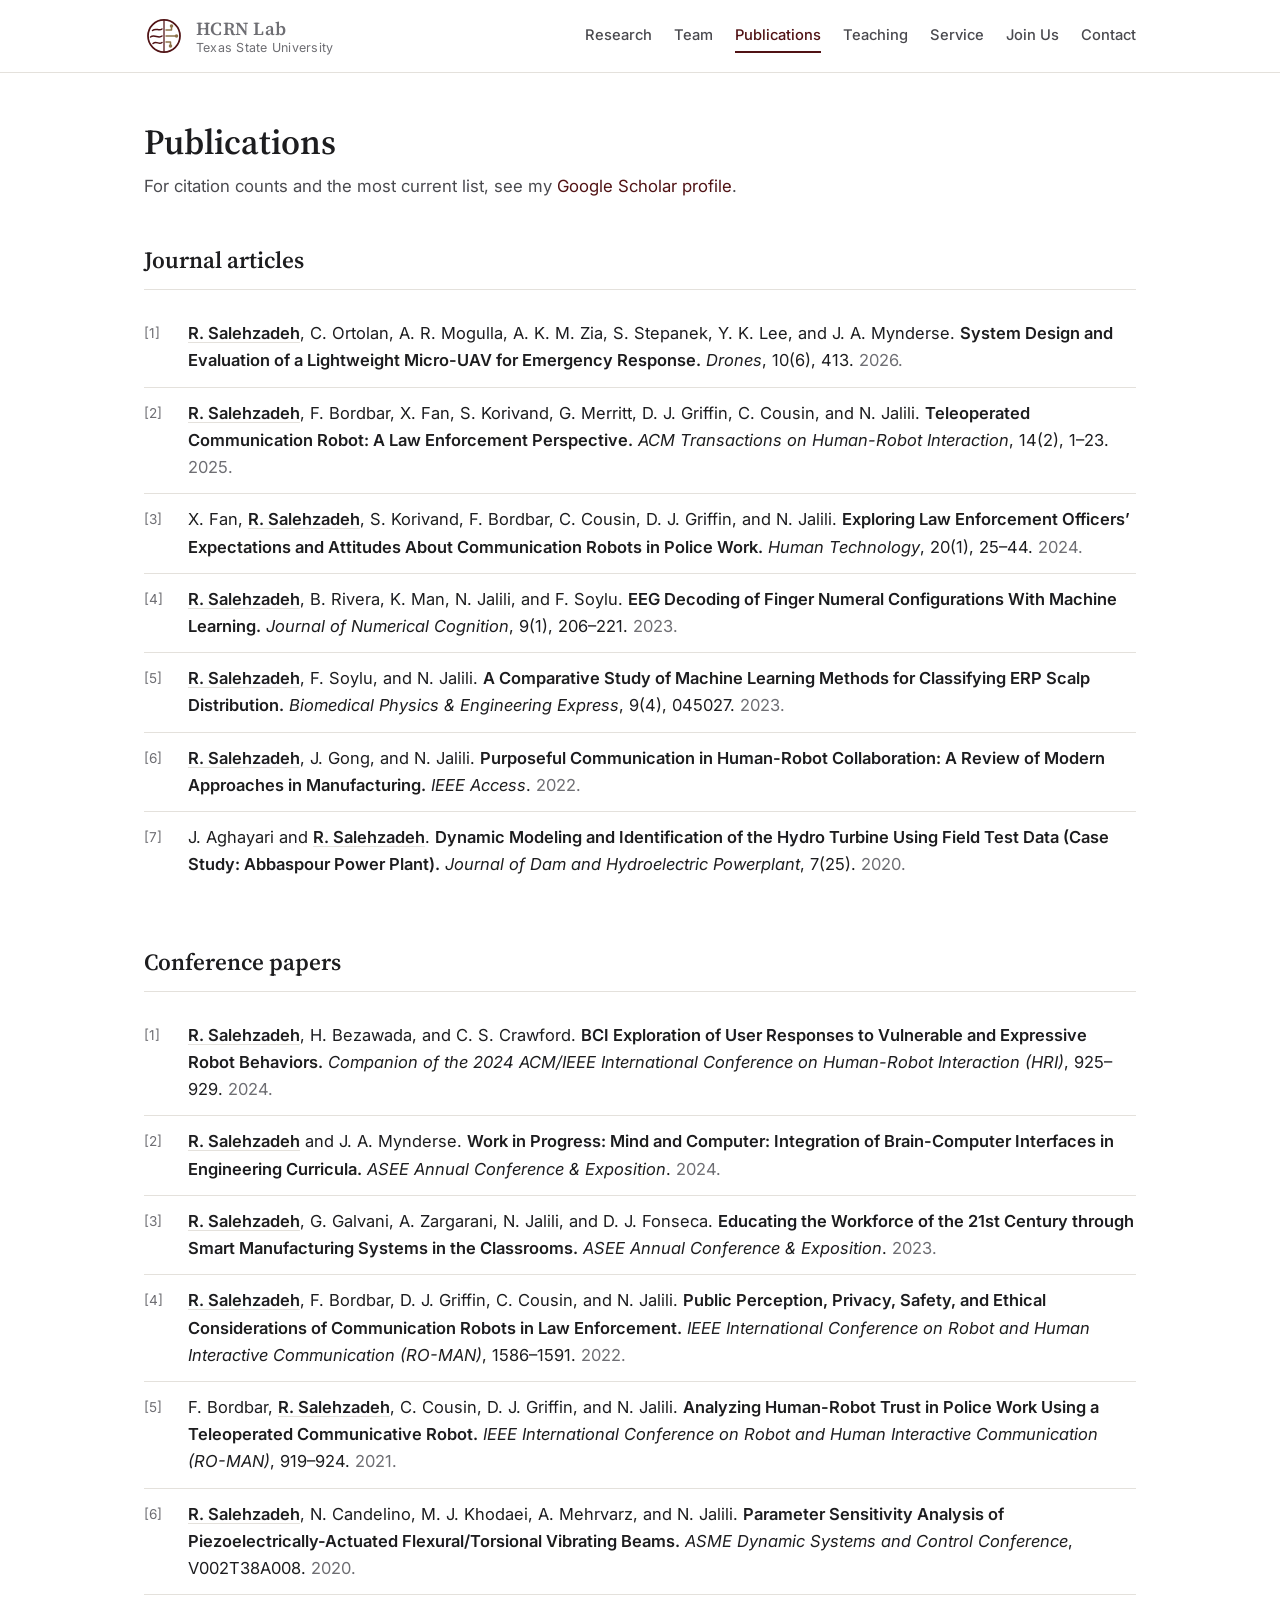
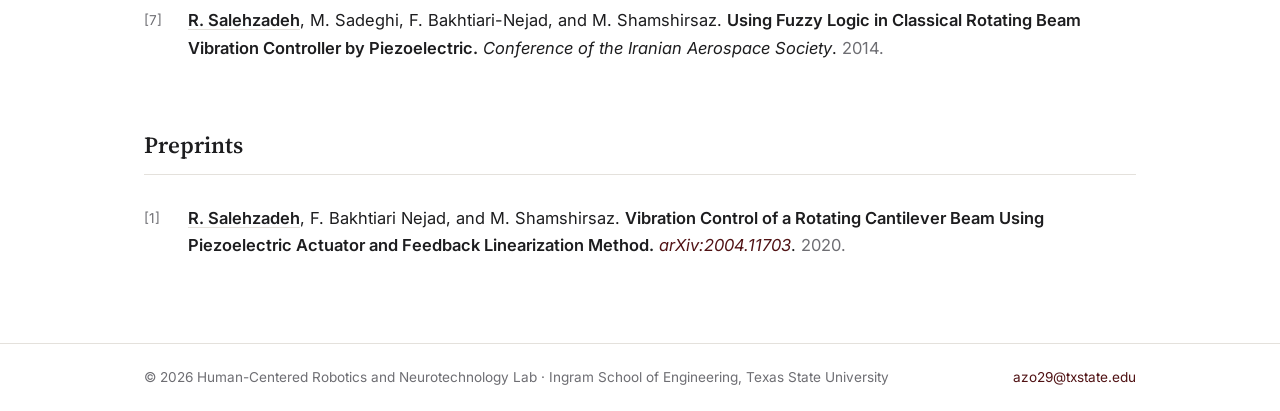
<file: publications.html>
<!doctype html>
<html lang="en">
<head>
  <meta charset="utf-8">
  <meta name="viewport" content="width=device-width, initial-scale=1">
  <title>Publications | HCRN Lab</title>
  <meta name="description" content="Publications by Roya Salehzadeh.">
  <link rel="preconnect" href="https://fonts.googleapis.com">
  <link rel="preconnect" href="https://fonts.gstatic.com" crossorigin>
  <link href="https://fonts.googleapis.com/css2?family=Inter:wght@400;500;600&family=Source+Serif+4:opsz,wght@8..60,600&display=swap" rel="stylesheet">
  <link rel="stylesheet" href="style.css?v=6">
  <link rel="icon" href="images/logo.svg" type="image/svg+xml">
</head>
<body>
  <header class="site-header">
    <div class="bar">
      <a class="brand" href="index.html"><img src="images/logo.svg" alt="" width="40" height="40"><span class="brand-text"><strong>HCRN Lab</strong><span>Texas State University</span></span></a>
      <nav class="nav" aria-label="Main">
        <a href="projects.html">Research</a>
        <a href="team.html">Team</a>
        <a href="publications.html" aria-current="page">Publications</a>
        <a href="teaching.html">Teaching</a>
        <a href="activities.html">Service</a>
        <a href="index.html#join">Join Us</a>
        <a href="index.html#contact">Contact</a>
      </nav>
    </div>
  </header>

  <main>
    <h1 class="page-title">Publications</h1>
    <p class="lede">
      For citation counts and the most current list, see my
      <a href="https://scholar.google.com/citations?user=mg-GJgMAAAAJ&amp;hl=en" target="_blank" rel="noopener noreferrer">Google Scholar profile</a>.
    </p>

    <section>
      <h2>Journal articles</h2>
      <ol class="pubs">
        <li><span class="me">R. Salehzadeh</span>, C. Ortolan, A. R. Mogulla, A. K. M. Zia, S. Stepanek, Y. K. Lee, and J. A. Mynderse. <span class="title">System Design and Evaluation of a Lightweight Micro-UAV for Emergency Response.</span> <span class="venue">Drones</span>, 10(6), 413. <span class="year">2026.</span></li>
        <li><span class="me">R. Salehzadeh</span>, F. Bordbar, X. Fan, S. Korivand, G. Merritt, D. J. Griffin, C. Cousin, and N. Jalili. <span class="title">Teleoperated Communication Robot: A Law Enforcement Perspective.</span> <span class="venue">ACM Transactions on Human-Robot Interaction</span>, 14(2), 1&ndash;23. <span class="year">2025.</span></li>
        <li>X. Fan, <span class="me">R. Salehzadeh</span>, S. Korivand, F. Bordbar, C. Cousin, D. J. Griffin, and N. Jalili. <span class="title">Exploring Law Enforcement Officers&rsquo; Expectations and Attitudes About Communication Robots in Police Work.</span> <span class="venue">Human Technology</span>, 20(1), 25&ndash;44. <span class="year">2024.</span></li>
        <li><span class="me">R. Salehzadeh</span>, B. Rivera, K. Man, N. Jalili, and F. Soylu. <span class="title">EEG Decoding of Finger Numeral Configurations With Machine Learning.</span> <span class="venue">Journal of Numerical Cognition</span>, 9(1), 206&ndash;221. <span class="year">2023.</span></li>
        <li><span class="me">R. Salehzadeh</span>, F. Soylu, and N. Jalili. <span class="title">A Comparative Study of Machine Learning Methods for Classifying ERP Scalp Distribution.</span> <span class="venue">Biomedical Physics &amp; Engineering Express</span>, 9(4), 045027. <span class="year">2023.</span></li>
        <li><span class="me">R. Salehzadeh</span>, J. Gong, and N. Jalili. <span class="title">Purposeful Communication in Human-Robot Collaboration: A Review of Modern Approaches in Manufacturing.</span> <span class="venue">IEEE Access</span>. <span class="year">2022.</span></li>
        <li>J. Aghayari and <span class="me">R. Salehzadeh</span>. <span class="title">Dynamic Modeling and Identification of the Hydro Turbine Using Field Test Data (Case Study: Abbaspour Power Plant).</span> <span class="venue">Journal of Dam and Hydroelectric Powerplant</span>, 7(25). <span class="year">2020.</span></li>
      </ol>
    </section>

    <section>
      <h2>Conference papers</h2>
      <ol class="pubs">
        <li><span class="me">R. Salehzadeh</span>, H. Bezawada, and C. S. Crawford. <span class="title">BCI Exploration of User Responses to Vulnerable and Expressive Robot Behaviors.</span> <span class="venue">Companion of the 2024 ACM/IEEE International Conference on Human-Robot Interaction (HRI)</span>, 925&ndash;929. <span class="year">2024.</span></li>
        <li><span class="me">R. Salehzadeh</span> and J. A. Mynderse. <span class="title">Work in Progress: Mind and Computer: Integration of Brain-Computer Interfaces in Engineering Curricula.</span> <span class="venue">ASEE Annual Conference &amp; Exposition</span>. <span class="year">2024.</span></li>
        <li><span class="me">R. Salehzadeh</span>, G. Galvani, A. Zargarani, N. Jalili, and D. J. Fonseca. <span class="title">Educating the Workforce of the 21st Century through Smart Manufacturing Systems in the Classrooms.</span> <span class="venue">ASEE Annual Conference &amp; Exposition</span>. <span class="year">2023.</span></li>
        <li><span class="me">R. Salehzadeh</span>, F. Bordbar, D. J. Griffin, C. Cousin, and N. Jalili. <span class="title">Public Perception, Privacy, Safety, and Ethical Considerations of Communication Robots in Law Enforcement.</span> <span class="venue">IEEE International Conference on Robot and Human Interactive Communication (RO-MAN)</span>, 1586&ndash;1591. <span class="year">2022.</span></li>
        <li>F. Bordbar, <span class="me">R. Salehzadeh</span>, C. Cousin, D. J. Griffin, and N. Jalili. <span class="title">Analyzing Human-Robot Trust in Police Work Using a Teleoperated Communicative Robot.</span> <span class="venue">IEEE International Conference on Robot and Human Interactive Communication (RO-MAN)</span>, 919&ndash;924. <span class="year">2021.</span></li>
        <li><span class="me">R. Salehzadeh</span>, N. Candelino, M. J. Khodaei, A. Mehrvarz, and N. Jalili. <span class="title">Parameter Sensitivity Analysis of Piezoelectrically-Actuated Flexural/Torsional Vibrating Beams.</span> <span class="venue">ASME Dynamic Systems and Control Conference</span>, V002T38A008. <span class="year">2020.</span></li>
        <li><span class="me">R. Salehzadeh</span>, M. Sadeghi, F. Bakhtiari-Nejad, and M. Shamshirsaz. <span class="title">Using Fuzzy Logic in Classical Rotating Beam Vibration Controller by Piezoelectric.</span> <span class="venue">Conference of the Iranian Aerospace Society</span>. <span class="year">2014.</span></li>
      </ol>
    </section>

    <section>
      <h2>Preprints</h2>
      <ol class="pubs">
        <li><span class="me">R. Salehzadeh</span>, F. Bakhtiari Nejad, and M. Shamshirsaz. <span class="title">Vibration Control of a Rotating Cantilever Beam Using Piezoelectric Actuator and Feedback Linearization Method.</span> <span class="venue"><a href="https://arxiv.org/abs/2004.11703" target="_blank" rel="noopener noreferrer">arXiv:2004.11703</a></span>. <span class="year">2020.</span></li>
      </ol>
    </section>
  </main>

  <footer class="site-footer">
    <div class="bar">
      <span>&copy; 2026 Human-Centered Robotics and Neurotechnology Lab &middot; Ingram School of Engineering, Texas State University</span>
      <a href="mailto:azo29@txstate.edu">azo29@txstate.edu</a>
    </div>
  </footer>
</body>
</html>
</file>
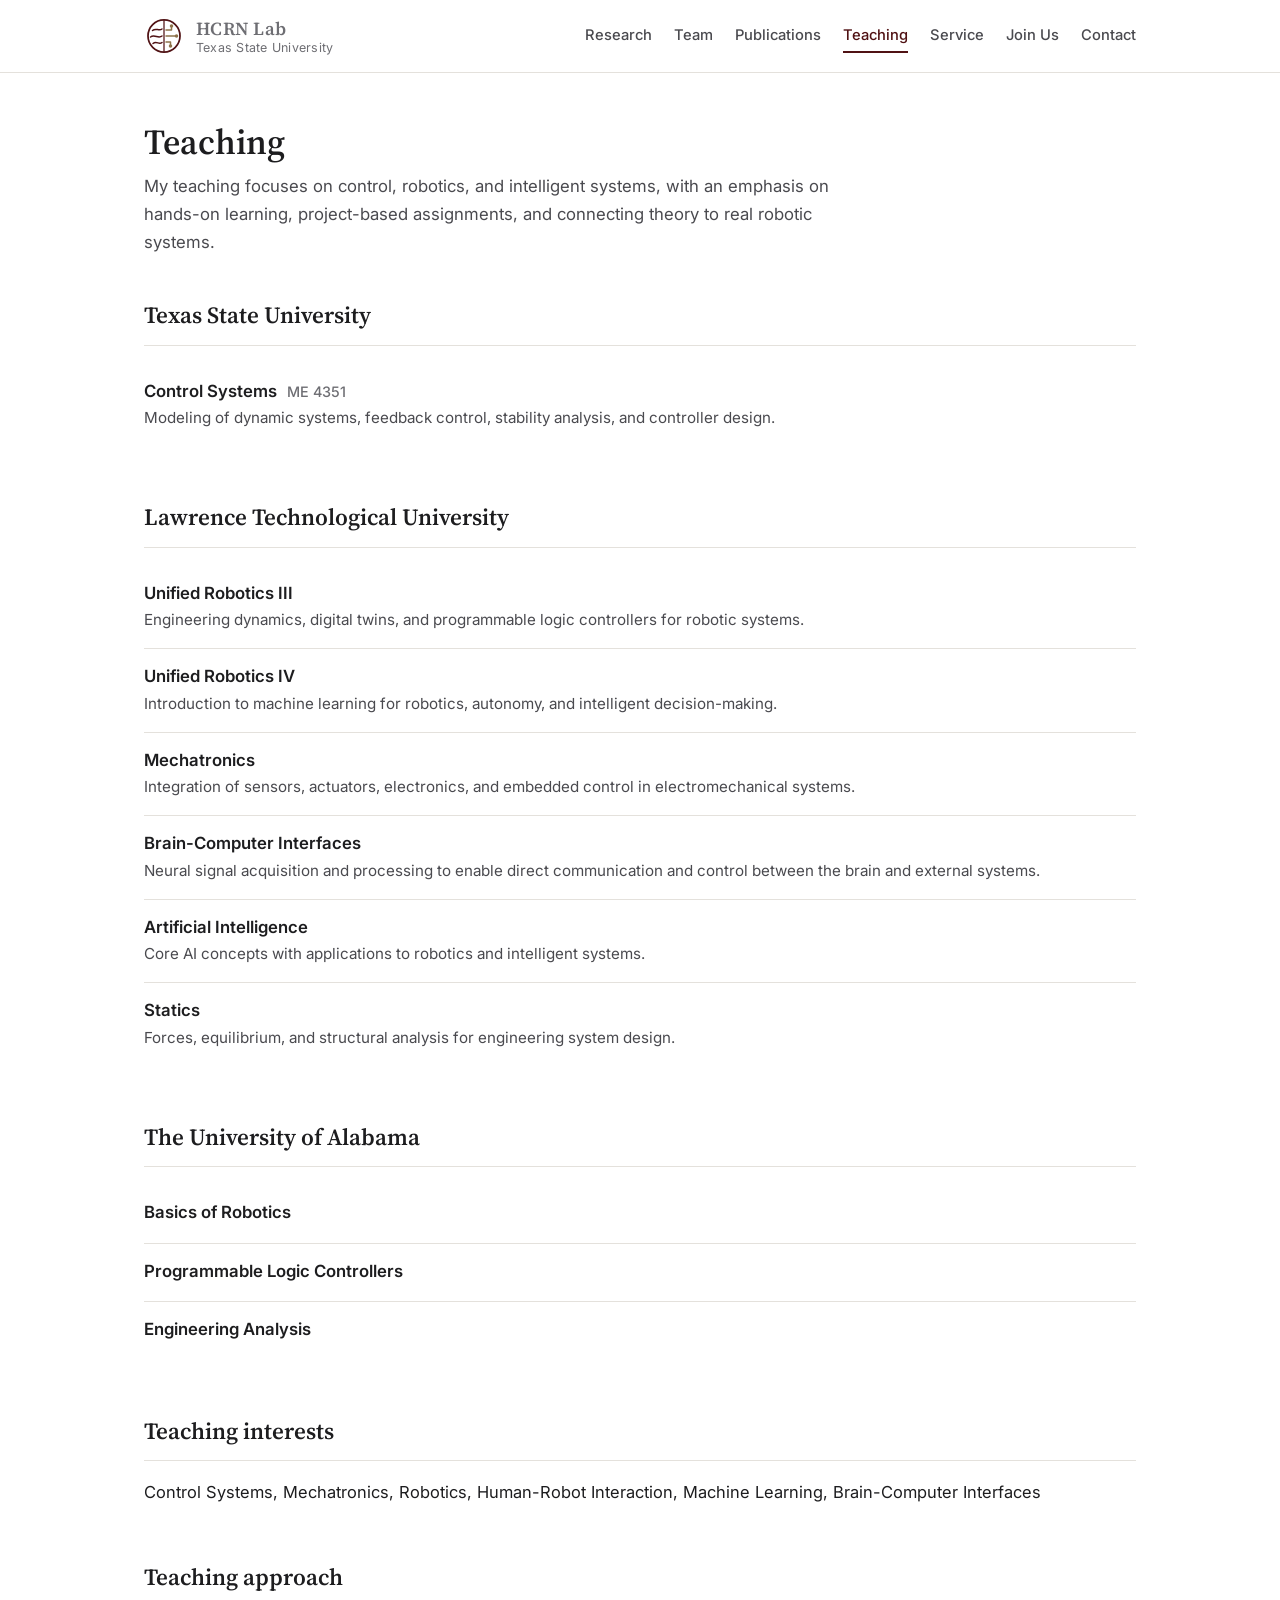
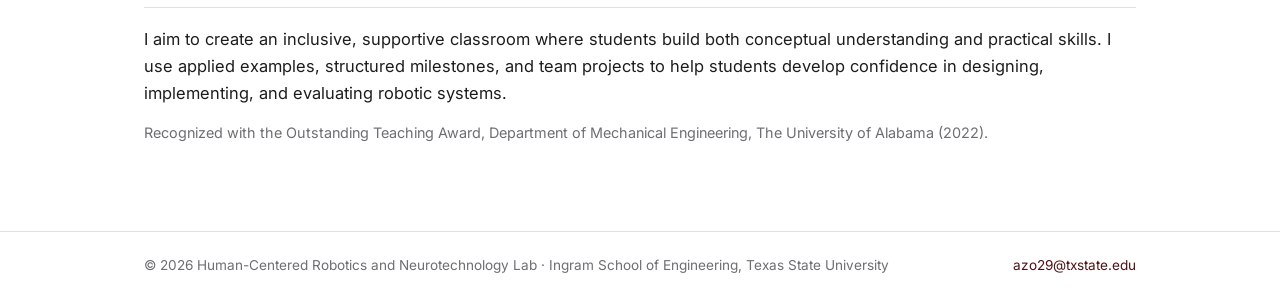
<file: teaching.html>
<!doctype html>
<html lang="en">
<head>
  <meta charset="utf-8">
  <meta name="viewport" content="width=device-width, initial-scale=1">
  <title>Teaching | HCRN Lab</title>
  <meta name="description" content="Courses taught by Roya Salehzadeh.">
  <link rel="preconnect" href="https://fonts.googleapis.com">
  <link rel="preconnect" href="https://fonts.gstatic.com" crossorigin>
  <link href="https://fonts.googleapis.com/css2?family=Inter:wght@400;500;600&family=Source+Serif+4:opsz,wght@8..60,600&display=swap" rel="stylesheet">
  <link rel="stylesheet" href="style.css?v=6">
  <link rel="icon" href="images/logo.svg" type="image/svg+xml">
</head>
<body>
  <header class="site-header">
    <div class="bar">
      <a class="brand" href="index.html"><img src="images/logo.svg" alt="" width="40" height="40"><span class="brand-text"><strong>HCRN Lab</strong><span>Texas State University</span></span></a>
      <nav class="nav" aria-label="Main">
        <a href="projects.html">Research</a>
        <a href="team.html">Team</a>
        <a href="publications.html">Publications</a>
        <a href="teaching.html" aria-current="page">Teaching</a>
        <a href="activities.html">Service</a>
        <a href="index.html#join">Join Us</a>
        <a href="index.html#contact">Contact</a>
      </nav>
    </div>
  </header>

  <main>
    <h1 class="page-title">Teaching</h1>
    <p class="lede">
      My teaching focuses on control, robotics, and intelligent systems, with an emphasis on hands-on learning,
      project-based assignments, and connecting theory to real robotic systems.
    </p>

    <section>
      <h2>Texas State University</h2>
      <div class="course">
        <h3>Control Systems <span class="code">ME 4351</span></h3>
        <p>Modeling of dynamic systems, feedback control, stability analysis, and controller design.</p>
      </div>
    </section>

    <section>
      <h2>Lawrence Technological University</h2>
      <div class="course">
        <h3>Unified Robotics III</h3>
        <p>Engineering dynamics, digital twins, and programmable logic controllers for robotic systems.</p>
      </div>
      <div class="course">
        <h3>Unified Robotics IV</h3>
        <p>Introduction to machine learning for robotics, autonomy, and intelligent decision-making.</p>
      </div>
      <div class="course">
        <h3>Mechatronics</h3>
        <p>Integration of sensors, actuators, electronics, and embedded control in electromechanical systems.</p>
      </div>
      <div class="course">
        <h3>Brain-Computer Interfaces</h3>
        <p>Neural signal acquisition and processing to enable direct communication and control between the brain and external systems.</p>
      </div>
      <div class="course">
        <h3>Artificial Intelligence</h3>
        <p>Core AI concepts with applications to robotics and intelligent systems.</p>
      </div>
      <div class="course">
        <h3>Statics</h3>
        <p>Forces, equilibrium, and structural analysis for engineering system design.</p>
      </div>
    </section>

    <section>
      <h2>The University of Alabama</h2>
      <div class="course">
        <h3>Basics of Robotics</h3>
      </div>
      <div class="course">
        <h3>Programmable Logic Controllers</h3>
      </div>
      <div class="course">
        <h3>Engineering Analysis</h3>
      </div>
    </section>

    <section>
      <h2>Teaching interests</h2>
      <p>Control Systems, Mechatronics, Robotics, Human-Robot Interaction, Machine Learning, Brain-Computer Interfaces</p>
    </section>

    <section>
      <h2>Teaching approach</h2>
      <p>
        I aim to create an inclusive, supportive classroom where students build both conceptual understanding and
        practical skills. I use applied examples, structured milestones, and team projects to help students develop
        confidence in designing, implementing, and evaluating robotic systems.
      </p>
      <p class="muted small">Recognized with the Outstanding Teaching Award, Department of Mechanical Engineering, The University of Alabama (2022).</p>
    </section>
  </main>

  <footer class="site-footer">
    <div class="bar">
      <span>&copy; 2026 Human-Centered Robotics and Neurotechnology Lab &middot; Ingram School of Engineering, Texas State University</span>
      <a href="mailto:azo29@txstate.edu">azo29@txstate.edu</a>
    </div>
  </footer>
</body>
</html>
</file>
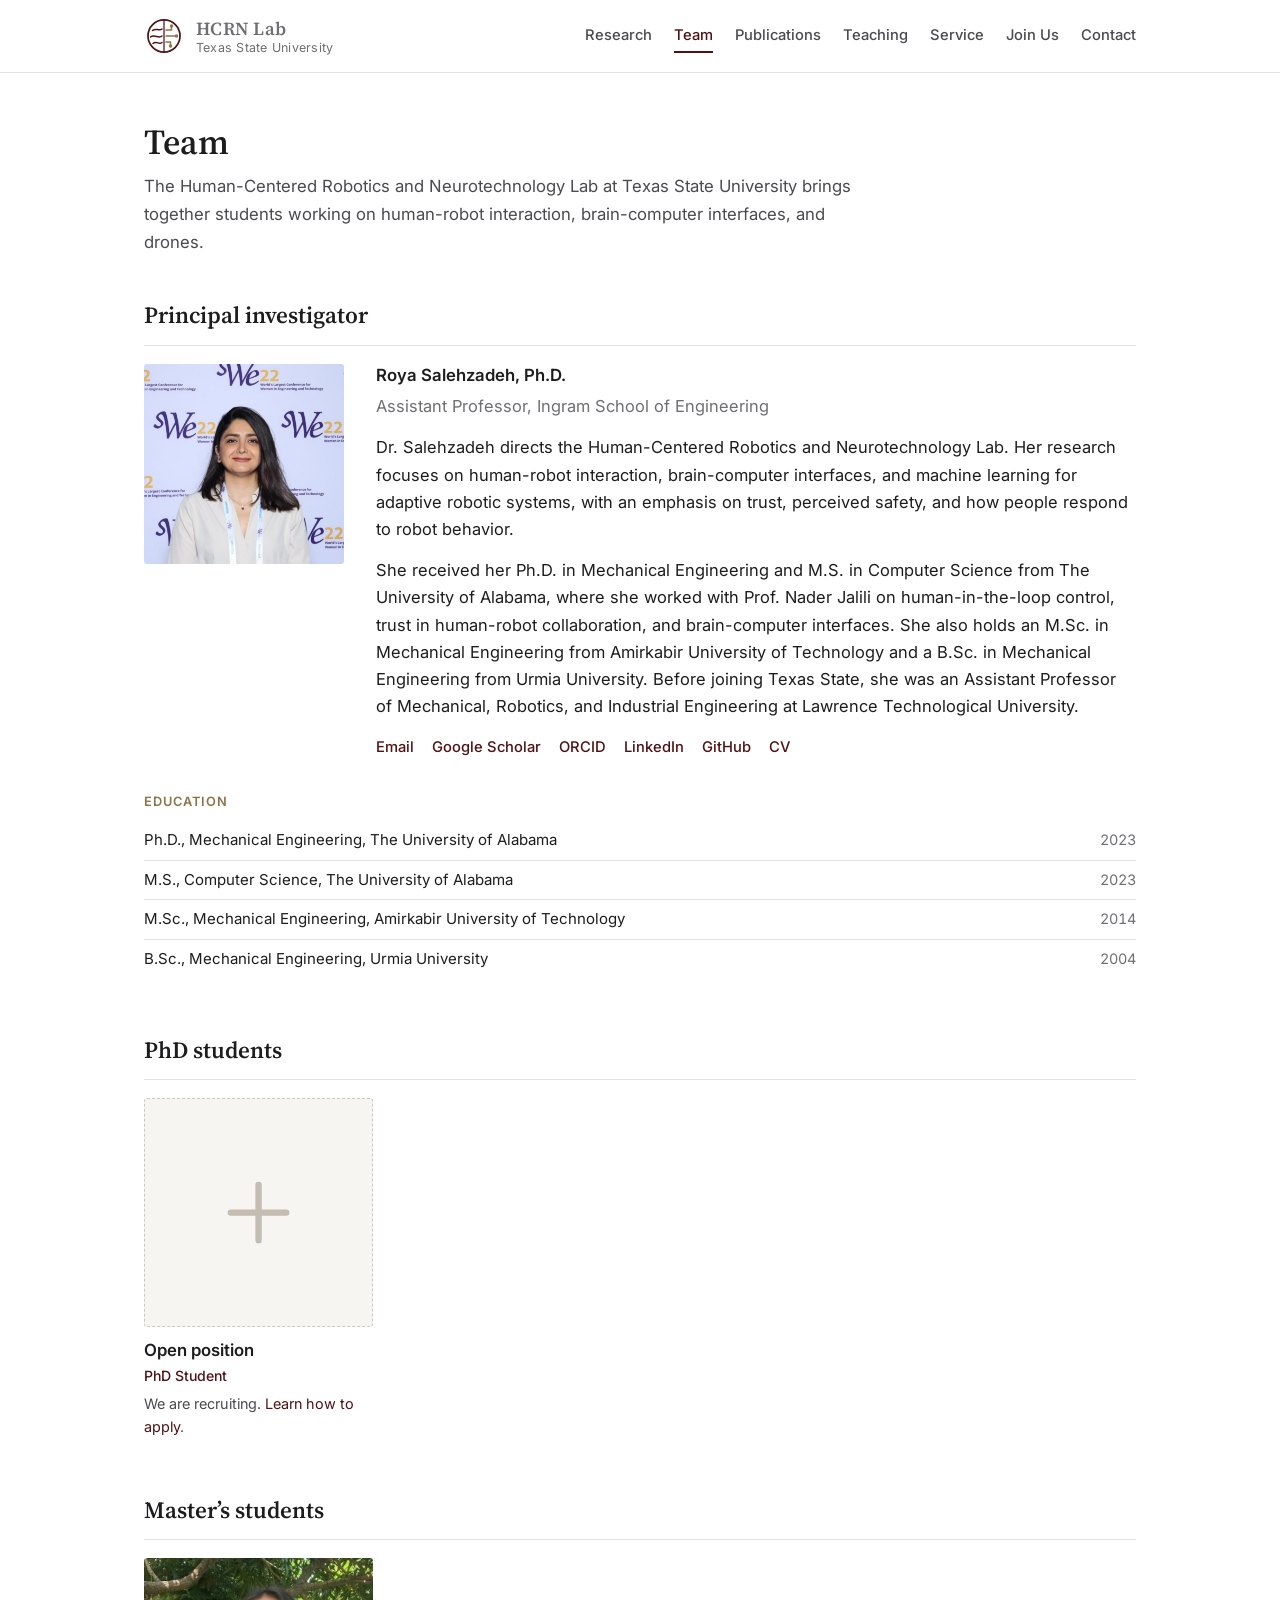
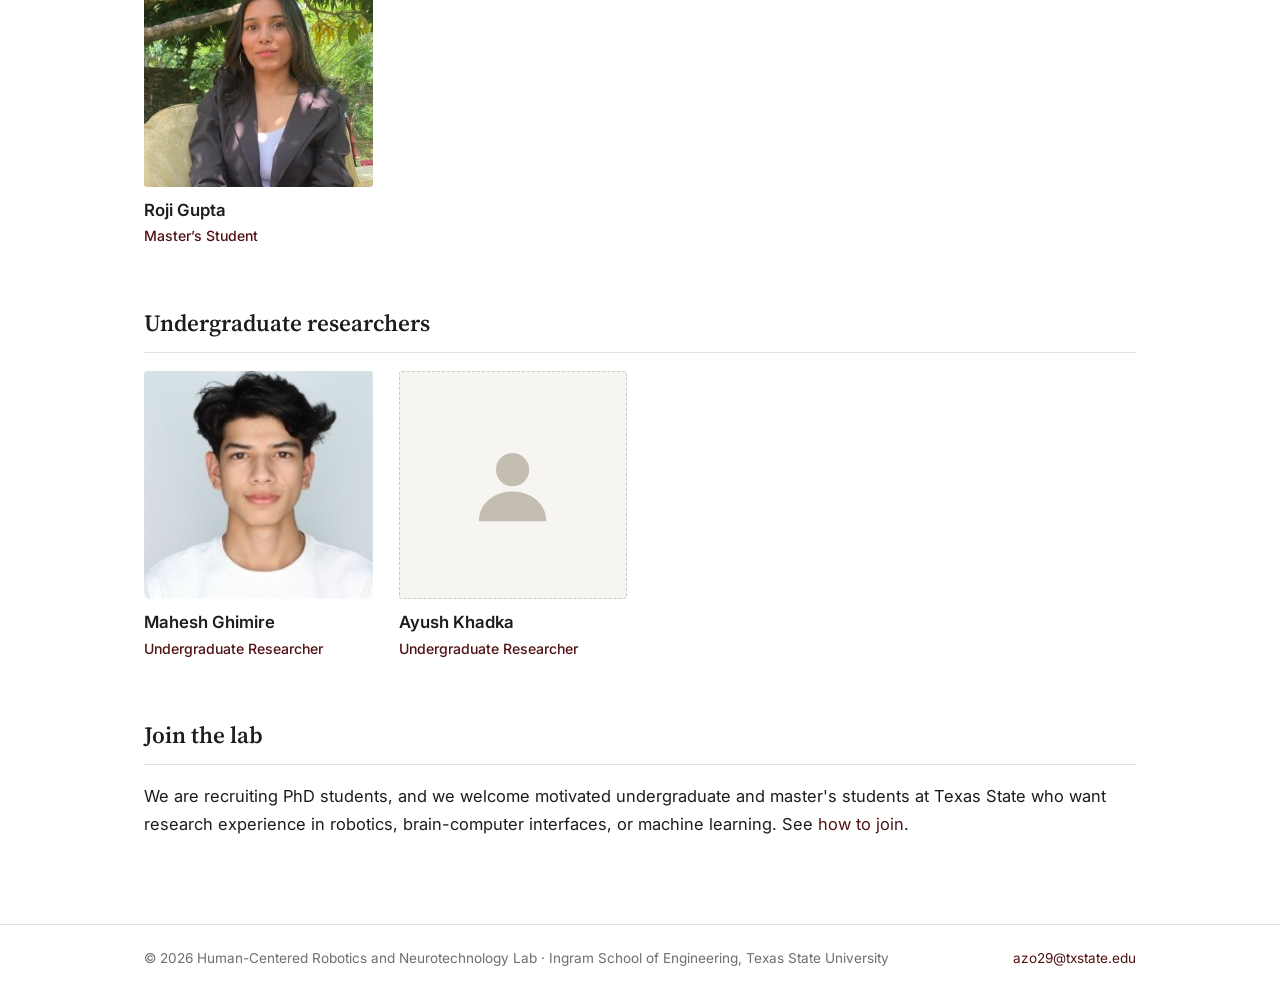
<file: team.html>
<!doctype html>
<html lang="en">
<head>
  <meta charset="utf-8">
  <meta name="viewport" content="width=device-width, initial-scale=1">
  <title>Team | HCRN Lab</title>
  <meta name="description" content="Members of the Human-Centered Robotics and Neurotechnology Lab at Texas State University.">
  <link rel="preconnect" href="https://fonts.googleapis.com">
  <link rel="preconnect" href="https://fonts.gstatic.com" crossorigin>
  <link href="https://fonts.googleapis.com/css2?family=Inter:wght@400;500;600&family=Source+Serif+4:opsz,wght@8..60,600&display=swap" rel="stylesheet">
  <link rel="stylesheet" href="style.css?v=6">
  <link rel="icon" href="images/logo.svg" type="image/svg+xml">
</head>
<body>
  <header class="site-header">
    <div class="bar">
      <a class="brand" href="index.html"><img src="images/logo.svg" alt="" width="40" height="40"><span class="brand-text"><strong>HCRN Lab</strong><span>Texas State University</span></span></a>
      <nav class="nav" aria-label="Main">
        <a href="projects.html">Research</a>
        <a href="team.html" aria-current="page">Team</a>
        <a href="publications.html">Publications</a>
        <a href="teaching.html">Teaching</a>
        <a href="activities.html">Service</a>
        <a href="index.html#join">Join Us</a>
        <a href="index.html#contact">Contact</a>
      </nav>
    </div>
  </header>

  <main>
    <h1 class="page-title">Team</h1>
    <p class="lede">
      The Human-Centered Robotics and Neurotechnology Lab at Texas State University brings together students working on
      human-robot interaction, brain-computer interfaces, and drones.
    </p>

    <section>
      <h2>Principal investigator</h2>
      <div class="pi">
        <img src="images/roya.jpg" alt="Portrait of Roya Salehzadeh">
        <div>
          <h3>Roya Salehzadeh, Ph.D.</h3>
          <p class="muted">Assistant Professor, Ingram School of Engineering</p>
          <p>
            Dr. Salehzadeh directs the Human-Centered Robotics and Neurotechnology Lab. Her research focuses on
            human-robot interaction, brain-computer interfaces, and machine learning for adaptive robotic systems, with an
            emphasis on trust, perceived safety, and how people respond to robot behavior.
          </p>
          <p>
            She received her Ph.D. in Mechanical Engineering and M.S. in Computer Science from The University of Alabama,
            where she worked with Prof. Nader Jalili on human-in-the-loop control, trust in human-robot collaboration, and
            brain-computer interfaces. She also holds an M.Sc. in Mechanical Engineering from Amirkabir University of
            Technology and a B.Sc. in Mechanical Engineering from Urmia University. Before joining Texas State, she was an
            Assistant Professor of Mechanical, Robotics, and Industrial Engineering at Lawrence Technological University.
          </p>
          <div class="pi-links">
            <a href="mailto:azo29@txstate.edu">Email</a>
            <a href="https://scholar.google.com/citations?user=mg-GJgMAAAAJ&amp;hl=en" target="_blank" rel="noopener noreferrer">Google Scholar</a>
            <a href="https://orcid.org/0000-0002-6522-7615" target="_blank" rel="noopener noreferrer">ORCID</a>
            <a href="https://www.linkedin.com/in/roya-salehzadeh/" target="_blank" rel="noopener noreferrer">LinkedIn</a>
            <a href="https://github.com/RoyaSalehzadeh" target="_blank" rel="noopener noreferrer">GitHub</a>
            <a href="cv.html">CV</a>
          </div>
        </div>
      </div>

      <div class="pi-details">
        <div class="wide">
          <h3>Education</h3>
          <ul class="dated">
            <li><span>Ph.D., Mechanical Engineering, The University of Alabama</span><span class="when">2023</span></li>
            <li><span>M.S., Computer Science, The University of Alabama</span><span class="when">2023</span></li>
            <li><span>M.Sc., Mechanical Engineering, Amirkabir University of Technology</span><span class="when">2014</span></li>
            <li><span>B.Sc., Mechanical Engineering, Urmia University</span><span class="when">2004</span></li>
          </ul>
        </div>
      </div>
    </section>

    <!-- To add a person: copy one <div class="person"> block into the right section.
         For a photo, put the file in images/ and use <img src="images/FILENAME.jpg" alt="Photo of NAME">
         in place of the <div class="ph">...</div> placeholder. -->
    <section>
      <h2>PhD students</h2>
      <div class="people">
        <div class="person">
          <div class="ph" role="img" aria-label="Open position"><svg viewBox="0 0 24 24" fill="none" stroke="currentColor" stroke-width="1.6" stroke-linecap="round" aria-hidden="true"><path d="M12 5v14M5 12h14"/></svg></div>
          <h3>Open position</h3>
          <p class="pos">PhD Student</p>
          <p>We are recruiting. <a href="index.html#join">Learn how to apply</a>.</p>
        </div>
      </div>
    </section>

    <section>
      <h2>Master&rsquo;s students</h2>
      <div class="people">
        <div class="person">
          <img src="images/roji-gupta.jpg" alt="Photo of Roji Gupta" loading="lazy">
          <h3>Roji Gupta</h3>
          <p class="pos">Master&rsquo;s Student</p>
        </div>
      </div>
    </section>

    <section>
      <h2>Undergraduate researchers</h2>
      <div class="people">
        <div class="person">
          <img src="images/mahesh-ghimire.jpg" alt="Photo of Mahesh Ghimire" loading="lazy">
          <h3>Mahesh Ghimire</h3>
          <p class="pos">Undergraduate Researcher</p>
        </div>
        <div class="person">
          <div class="ph" role="img" aria-label="Photo coming soon"><svg viewBox="0 0 24 24" fill="currentColor" aria-hidden="true"><circle cx="12" cy="8" r="4.2"/><path d="M3.5 21c0-4.4 3.8-7.5 8.5-7.5s8.5 3.1 8.5 7.5z"/></svg></div>
          <h3>Ayush Khadka</h3>
          <p class="pos">Undergraduate Researcher</p>
        </div>
      </div>
    </section>

    <section>
      <h2>Join the lab</h2>
      <p>
        We are recruiting PhD students, and we welcome motivated undergraduate and master's students at Texas State who
        want research experience in robotics, brain-computer interfaces, or machine learning. See
        <a href="index.html#join">how to join</a>.
      </p>
    </section>
  </main>

  <footer class="site-footer">
    <div class="bar">
      <span>&copy; 2026 Human-Centered Robotics and Neurotechnology Lab &middot; Ingram School of Engineering, Texas State University</span>
      <a href="mailto:azo29@txstate.edu">azo29@txstate.edu</a>
    </div>
  </footer>
</body>
</html>
</file>
<file: style.css>
:root {
  --ink: #1d1d1f;
  --ink-2: #4a4a4f;
  --ink-3: #6e6e73;
  --line: #e4e1dc;
  --paper: #ffffff;
  --paper-2: #f7f5f2;
  --accent: #501214;
  --accent-2: #7a1f22;
  --gold: #8d734a;
  --serif: "Source Serif 4", Georgia, "Times New Roman", serif;
  --sans: "Inter", system-ui, -apple-system, "Segoe UI", Roboto, Arial, sans-serif;
  --max: 1040px;
}

* { box-sizing: border-box; }
html { scroll-behavior: smooth; }
body {
  margin: 0;
  background: var(--paper);
  color: var(--ink);
  font-family: var(--sans);
  font-size: 16.5px;
  line-height: 1.65;
  -webkit-font-smoothing: antialiased;
}
img { max-width: 100%; display: block; }
a { color: var(--accent); text-decoration: none; }
a:hover { text-decoration: underline; text-underline-offset: 3px; }

/* Header */
.site-header {
  border-bottom: 1px solid var(--line);
  background: rgba(255, 255, 255, 0.96);
  position: sticky;
  top: 0;
  z-index: 20;
}
.bar {
  max-width: var(--max);
  margin: 0 auto;
  padding: 16px 24px;
  display: flex;
  align-items: center;
  justify-content: space-between;
  gap: 24px;
  flex-wrap: wrap;
}
.brand { color: var(--ink); line-height: 1.25; }
.brand:hover { text-decoration: none; }
.brand strong { display: block; font-family: var(--serif); font-size: 1.2rem; font-weight: 600; }
.brand span { display: block; font-size: 0.8rem; color: var(--ink-3); letter-spacing: 0.02em; }
.nav { display: flex; flex-wrap: wrap; gap: 4px 22px; }
.nav a {
  color: var(--ink-2);
  font-size: 0.92rem;
  font-weight: 500;
  padding: 4px 0;
  border-bottom: 2px solid transparent;
}
.nav a:hover { color: var(--accent); text-decoration: none; }
.nav a[aria-current="page"] { color: var(--accent); border-bottom-color: var(--accent); }

/* Layout */
main { max-width: var(--max); margin: 0 auto; padding: 48px 24px 72px; }
.page-title { font-family: var(--serif); font-size: 2.2rem; font-weight: 600; line-height: 1.2; margin: 0 0 10px; }
.lede { color: var(--ink-2); font-size: 1.05rem; max-width: 720px; margin: 0 0 40px; }
section + section { margin-top: 52px; }
h2 {
  font-family: var(--serif);
  font-size: 1.45rem;
  font-weight: 600;
  margin: 0 0 18px;
  padding-bottom: 10px;
  border-bottom: 1px solid var(--line);
}
h3 { font-size: 1.05rem; font-weight: 600; margin: 0 0 6px; line-height: 1.4; }
p { margin: 0 0 14px; }
.muted { color: var(--ink-3); }
.small { font-size: 0.9rem; }

/* Home hero */
.hero { display: grid; grid-template-columns: 240px 1fr; gap: 44px; align-items: start; }
.portrait { width: 240px; height: 240px; object-fit: cover; border-radius: 4px; }
.hero h1 { font-family: var(--serif); font-size: 2.4rem; font-weight: 600; line-height: 1.15; margin: 0 0 8px; }
.role { margin: 0 0 18px; color: var(--ink-2); line-height: 1.5; }
.role strong { color: var(--ink); font-weight: 600; }
.contact { display: flex; flex-wrap: wrap; gap: 8px 10px; margin: 0 0 22px; padding: 0; list-style: none; }
.contact a {
  display: inline-block;
  font-size: 0.85rem;
  font-weight: 500;
  color: var(--ink-2);
  border: 1px solid var(--line);
  border-radius: 3px;
  padding: 5px 12px;
}
.contact a:hover { color: var(--accent); border-color: var(--accent); text-decoration: none; }

/* Callout */
.callout {
  border-left: 3px solid var(--accent);
  background: var(--paper-2);
  padding: 18px 22px;
  margin: 36px 0 52px;
}
.callout h3 { color: var(--accent); margin-bottom: 6px; }
.callout p:last-child { margin-bottom: 0; }

/* Lists */
.tags { display: flex; flex-wrap: wrap; gap: 6px; margin: 10px 0 0; padding: 0; list-style: none; }
.tags li {
  font-size: 0.78rem;
  font-weight: 500;
  color: var(--ink-2);
  background: var(--paper-2);
  border: 1px solid var(--line);
  border-radius: 3px;
  padding: 2px 9px;
}
.interests { columns: 2; column-gap: 40px; padding-left: 18px; margin: 0; }
.interests li { margin-bottom: 6px; break-inside: avoid; }

.news { list-style: none; margin: 0; padding: 0; }
.news li { display: grid; grid-template-columns: 110px 1fr; gap: 16px; padding: 10px 0; border-bottom: 1px solid var(--line); }
.news li:last-child { border-bottom: none; }
.news time { color: var(--ink-3); font-size: 0.9rem; font-variant-numeric: tabular-nums; }

/* Research projects */
.project { display: grid; grid-template-columns: 260px 1fr; gap: 28px; padding: 26px 0; border-bottom: 1px solid var(--line); }
.project:last-child { border-bottom: none; }
.project img { width: 260px; height: 175px; object-fit: cover; border-radius: 3px; background: var(--paper-2); }
.project figcaption { font-size: 0.78rem; color: var(--ink-3); margin-top: 6px; }
.project figure { margin: 0; }
.project p { color: var(--ink-2); }

.current { display: grid; grid-template-columns: repeat(3, minmax(0, 1fr)); gap: 18px; }
.current article { border: 1px solid var(--line); border-top: 3px solid var(--accent); padding: 18px 20px; }
.current p { color: var(--ink-2); font-size: 0.93rem; margin: 0; }

/* Publications */
.pubs { padding-left: 0; list-style: none; counter-reset: pub; margin: 0; }
.pubs li { position: relative; padding: 12px 0 12px 44px; border-bottom: 1px solid var(--line); counter-increment: pub; }
.pubs li:last-child { border-bottom: none; }
.pubs li::before { content: "[" counter(pub) "]"; position: absolute; left: 0; color: var(--ink-3); font-size: 0.85rem; top: 14px; }
.pubs .title { font-weight: 600; color: var(--ink); }
.pubs .venue { font-style: italic; }
.pubs .me { font-weight: 600; text-decoration: underline; text-decoration-color: var(--line); text-underline-offset: 3px; }
.pubs .year { color: var(--ink-3); }

/* Team */
.people { display: grid; grid-template-columns: repeat(auto-fill, minmax(210px, 1fr)); gap: 26px; }
.person { text-align: left; }
.person img, .person .ph {
  width: 100%;
  aspect-ratio: 1 / 1;
  object-fit: cover;
  border-radius: 3px;
  background: var(--paper-2);
  margin-bottom: 12px;
}
.person .ph { display: flex; align-items: center; justify-content: center; border: 1px dashed #cfc9c0; }
.person .ph svg { width: 42%; height: 42%; color: #c4bdb2; }
.person h3 { margin: 0 0 2px; }
.person .pos { color: var(--accent); font-size: 0.88rem; font-weight: 500; margin: 0 0 4px; }
.person p { font-size: 0.9rem; color: var(--ink-2); margin: 0; }
.pi { display: grid; grid-template-columns: 200px 1fr; gap: 32px; align-items: start; }
.pi img { width: 200px; height: 200px; object-fit: cover; border-radius: 3px; }

/* Cards (teaching, service) */
.course { padding: 16px 0; border-bottom: 1px solid var(--line); }
.course:last-child { border-bottom: none; }
.course h3 { margin-bottom: 2px; }
.course .code { color: var(--ink-3); font-weight: 500; font-size: 0.9rem; margin-left: 6px; }
.course p { margin: 0; color: var(--ink-2); font-size: 0.95rem; }

.entry { display: grid; grid-template-columns: 200px 1fr; gap: 26px; padding: 22px 0; border-bottom: 1px solid var(--line); }
.entry:last-child { border-bottom: none; }
.entry.noimg { grid-template-columns: 1fr; }
.entry img { width: 200px; height: 150px; object-fit: cover; border-radius: 3px; }
.entry .where { color: var(--ink-3); font-size: 0.88rem; margin: 0 0 8px; }
.entry p, .entry li { color: var(--ink-2); }
.entry ul { margin: 0; padding-left: 18px; }
.links-row { display: flex; gap: 16px; font-size: 0.9rem; font-weight: 500; margin-top: 6px; }

.plain { padding-left: 18px; margin: 0; }
.plain li { margin-bottom: 8px; color: var(--ink-2); }
.dated { list-style: none; padding: 0; margin: 0; }
.dated li { display: grid; grid-template-columns: 1fr auto; gap: 20px; padding: 9px 0; border-bottom: 1px solid var(--line); }
.dated li:last-child { border-bottom: none; }
.dated .when { color: var(--ink-3); font-size: 0.9rem; white-space: nowrap; font-variant-numeric: tabular-nums; }

.button {
  display: inline-block;
  background: var(--accent);
  color: #fff;
  font-weight: 500;
  font-size: 0.92rem;
  padding: 9px 18px;
  border-radius: 3px;
}
.button:hover { background: var(--accent-2); text-decoration: none; }

/* Footer */
.site-footer { border-top: 1px solid var(--line); }
.site-footer .bar { font-size: 0.85rem; color: var(--ink-3); padding-top: 22px; padding-bottom: 22px; }

/* Responsive */
@media (max-width: 860px) {
  .hero, .pi { grid-template-columns: 1fr; gap: 24px; }
  .portrait { width: 180px; height: 180px; }
  .project, .entry { grid-template-columns: 1fr; gap: 14px; }
  .project img, .entry img { width: 100%; height: 200px; }
  .current { grid-template-columns: 1fr; }
  .interests { columns: 1; }
}
@media (max-width: 560px) {
  body { font-size: 16px; }
  main { padding: 32px 16px 56px; }
  .bar { padding: 14px 16px; }
  .hero h1, .page-title { font-size: 1.9rem; }
  .news li { grid-template-columns: 1fr; gap: 2px; }
  .dated li { grid-template-columns: 1fr; gap: 0; }
  .pi img { width: 160px; height: 160px; }
}

/* Lab branding */
.brand { display: flex; align-items: center; gap: 12px; }
.brand img { width: 40px; height: 40px; }
.brand-text strong { display: block; font-family: var(--serif); font-size: 1.15rem; font-weight: 600; }
.brand-text span { display: block; font-size: 0.78rem; color: var(--ink-3); letter-spacing: 0.02em; }

.lab-hero { display: grid; grid-template-columns: 1fr 120px; gap: 48px; align-items: center; padding: 8px 0 8px; }
.lab-hero .kicker { font-size: 0.82rem; font-weight: 600; letter-spacing: 0.08em; text-transform: uppercase; color: var(--gold); margin: 0 0 12px; }
.lab-hero h1 { font-family: var(--serif); font-size: 2.6rem; font-weight: 600; line-height: 1.15; margin: 0 0 18px; }
.lab-hero .mission { font-size: 1.12rem; color: var(--ink-2); max-width: 640px; margin: 0 0 24px; }
.lab-hero .logo-big { width: 120px; height: 120px; align-self: start; margin-top: 30px; }
.actions { display: flex; flex-wrap: wrap; gap: 10px; }
.button.ghost { background: transparent; color: var(--accent); border: 1px solid var(--accent); }
.button.ghost:hover { background: var(--paper-2); }

.areas { display: grid; grid-template-columns: repeat(3, minmax(0, 1fr)); gap: 20px; }
.areas article { border: 1px solid var(--line); border-top: 3px solid var(--accent); padding: 20px 22px; display: flex; flex-direction: column; }
.areas p { color: var(--ink-2); font-size: 0.94rem; flex: 1; }
.areas a { font-size: 0.9rem; font-weight: 500; }

.join { display: grid; grid-template-columns: repeat(2, minmax(0, 1fr)); gap: 20px; }
.join article { background: var(--paper-2); padding: 22px 24px; }
.join p { color: var(--ink-2); font-size: 0.95rem; }

.contact-grid { display: grid; grid-template-columns: repeat(3, minmax(0, 1fr)); gap: 20px; }
.contact-grid div { border-left: 2px solid var(--line); padding-left: 16px; }
.contact-grid .k { font-size: 0.78rem; font-weight: 600; letter-spacing: 0.06em; text-transform: uppercase; color: var(--ink-3); margin: 0 0 4px; }
.contact-grid p { margin: 0; }

.pi-links { display: flex; flex-wrap: wrap; gap: 6px 18px; font-size: 0.92rem; font-weight: 500; margin-top: 4px; }

@media (max-width: 860px) {
  .lab-hero { grid-template-columns: 1fr; gap: 24px; }
  .lab-hero .logo-big { width: 72px; height: 72px; order: -1; margin-top: 0; }
  .areas, .join, .contact-grid { grid-template-columns: 1fr; }
}
@media (max-width: 560px) {
  .lab-hero h1 { font-size: 2rem; }
  .brand img { width: 34px; height: 34px; }
}

/* PI profile details */
.pi-details { display: grid; grid-template-columns: repeat(2, minmax(0, 1fr)); gap: 30px 40px; margin-top: 34px; }
.pi-details h3 { font-size: 0.8rem; font-weight: 600; letter-spacing: 0.08em; text-transform: uppercase; color: var(--gold); margin: 0 0 10px; }
.pi-details .dated li { padding: 7px 0; font-size: 0.94rem; }
.pi-details .plain li { font-size: 0.94rem; margin-bottom: 6px; }
.pi-details .wide { grid-column: 1 / -1; }
@media (max-width: 860px) { .pi-details { grid-template-columns: 1fr; } }
.project.noimg { grid-template-columns: 1fr; }
.project img.fit { object-fit: contain; background: #fff; border: 1px solid var(--line); padding: 6px; }
</file>
